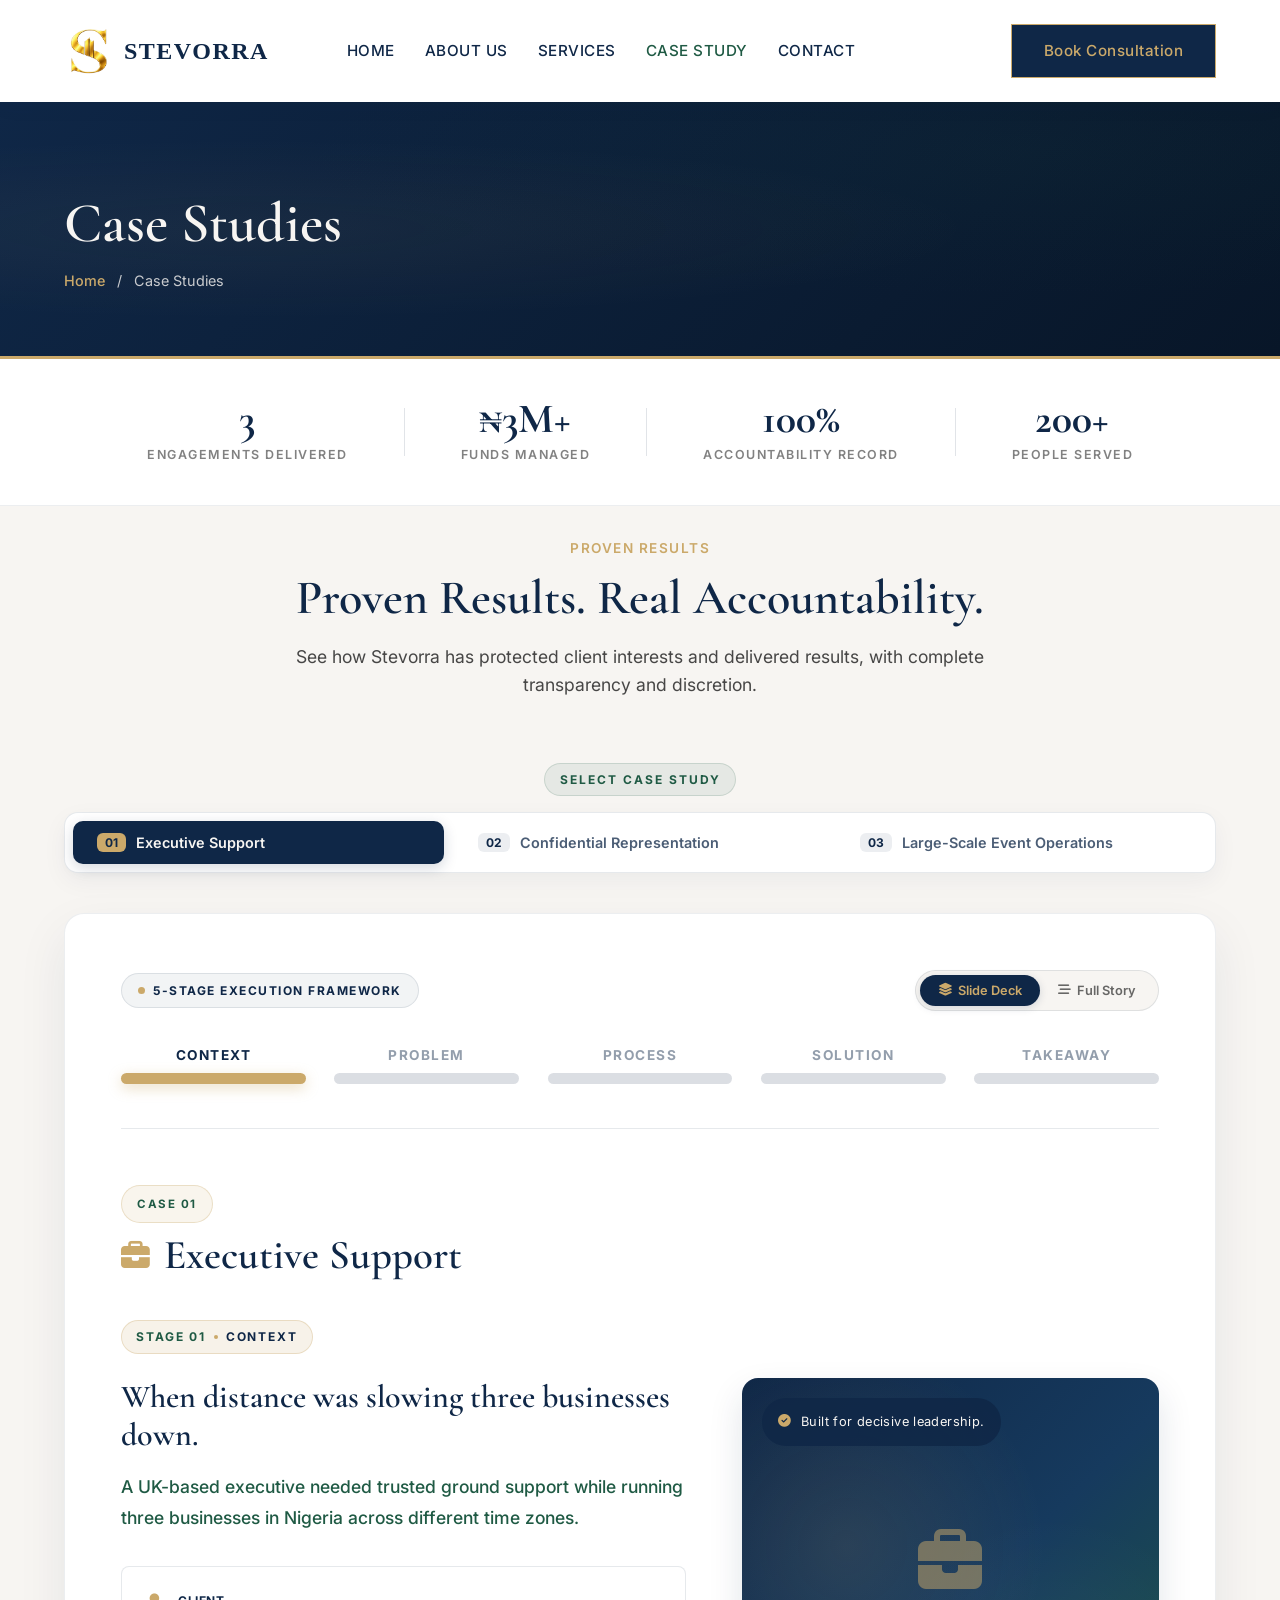
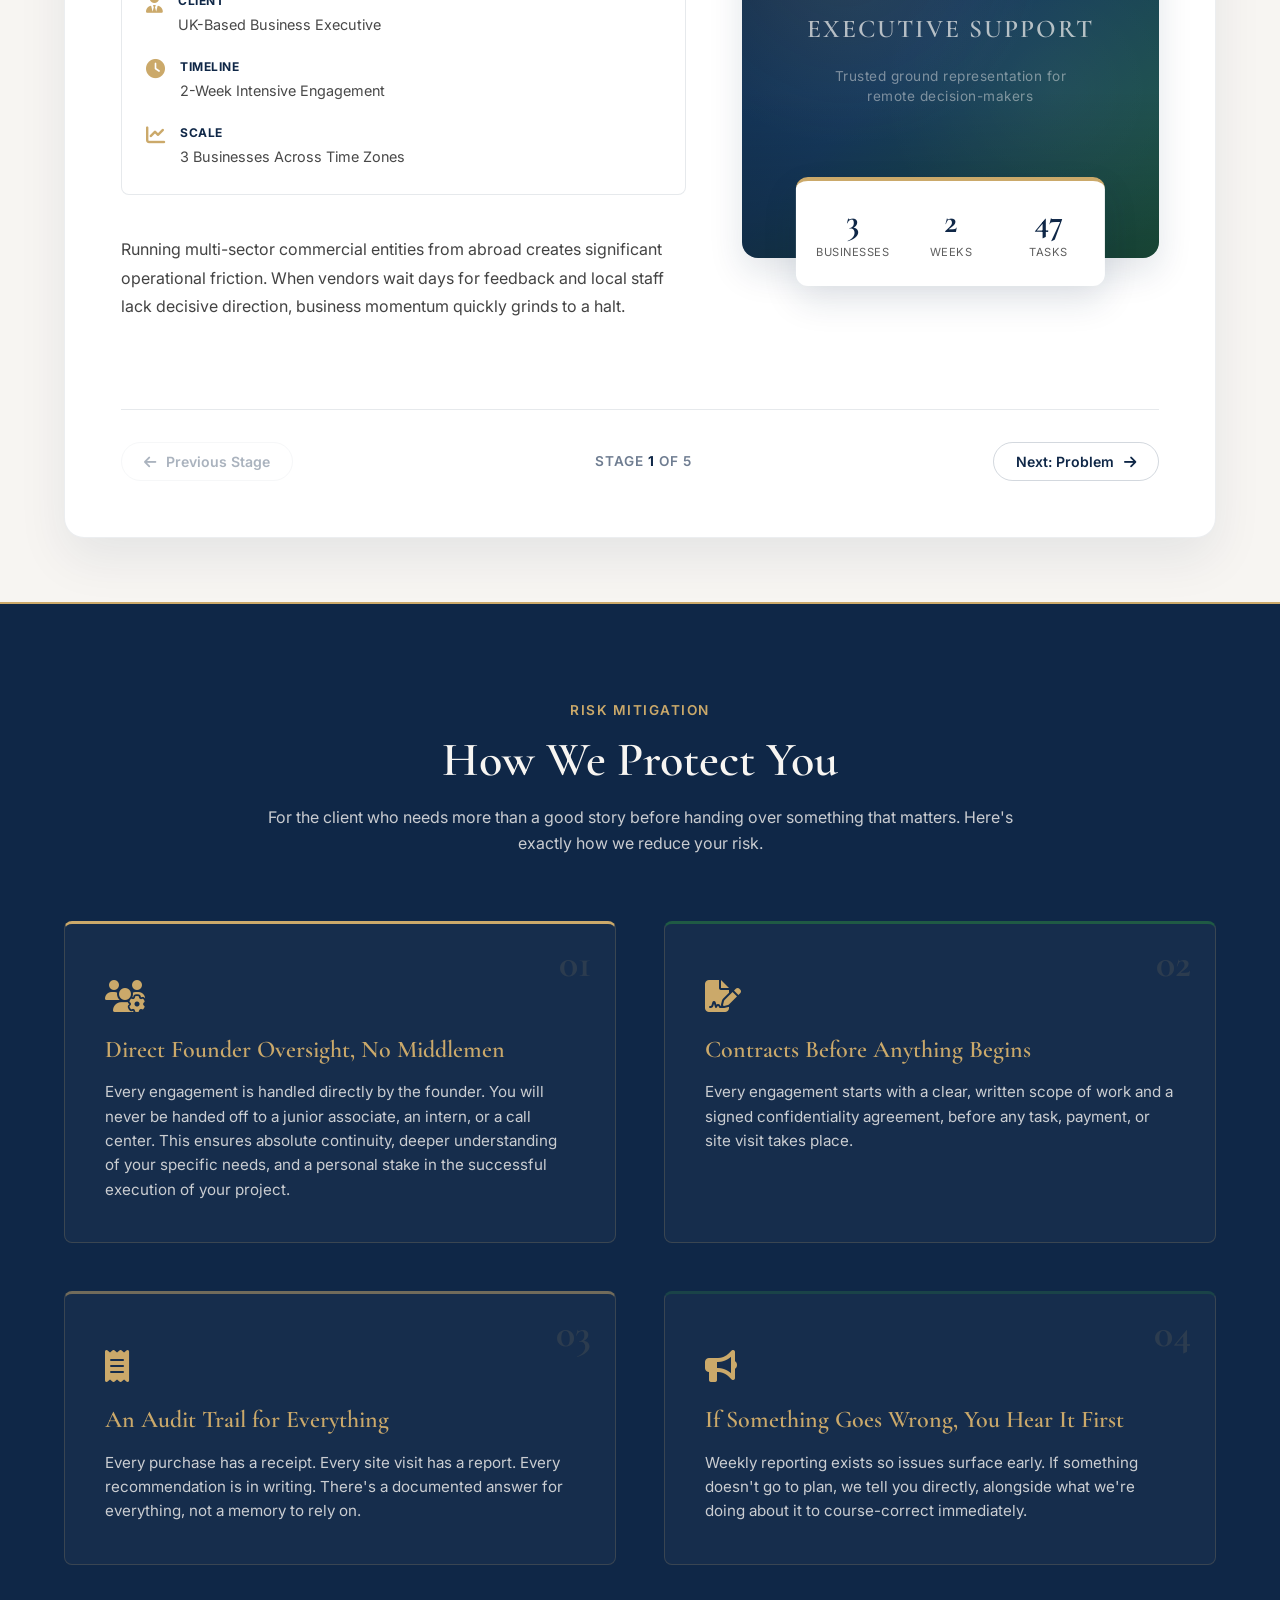
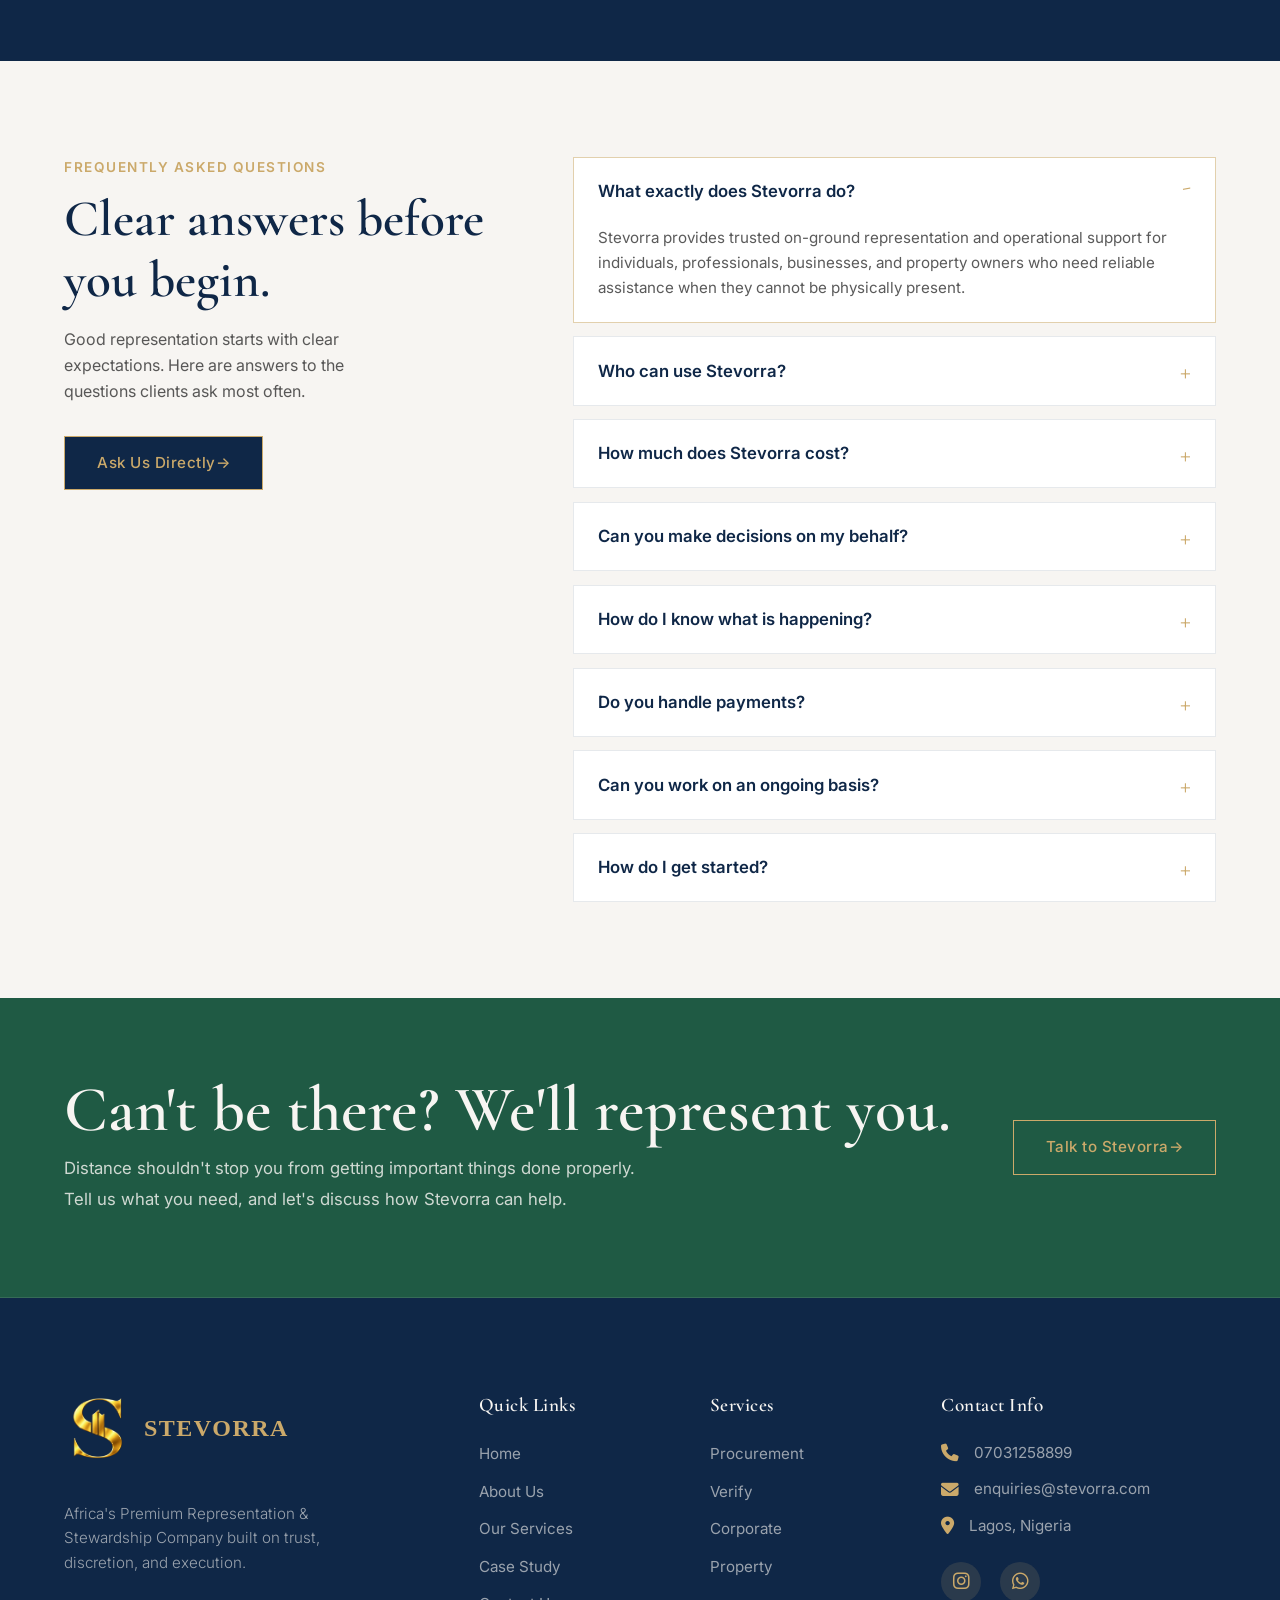
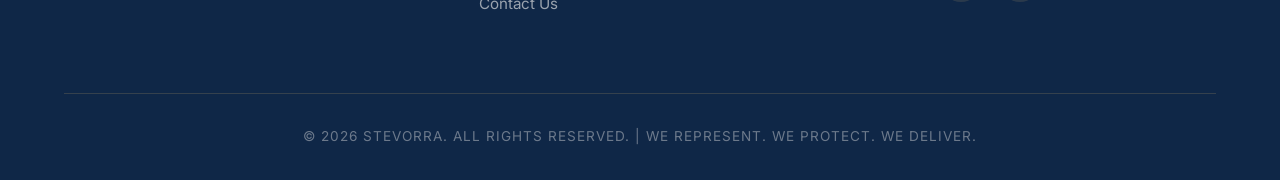
<file: case-study.html>
<!DOCTYPE html>
<html lang="en">
<head>
    <meta charset="UTF-8">
    <meta name="viewport" content="width=device-width, initial-scale=1.0">
    <title>Case Studies | Stevorra</title>
    
    <!-- Google Fonts: Strictly Cormorant Garamond & Inter -->
    <link rel="preconnect" href="https://fonts.googleapis.com">
    <link rel="preconnect" href="https://fonts.gstatic.com" crossorigin>
    <link href="https://fonts.googleapis.com/css2?family=Cormorant+Garamond:ital,wght@0,400;0,500;0,600;0,700;1,400&family=Inter:wght@300;400;500;600;700&display=swap" rel="stylesheet">
    
    <!-- FontAwesome -->
    <link rel="stylesheet" href="https://cdnjs.cloudflare.com/ajax/libs/font-awesome/6.4.0/css/all.min.css">
    <link rel="stylesheet" href="css/styles.css">

    <link rel="icon" href="images/logo.png" type="image/x-icon">
    <link rel="stylesheet" href="css/case-study.css">
</head>
<body>

    <!-- Top Bar
    <div class="top-bar">
        <div class="container">
            <div class="top-bar-location">
                <i class="fa-solid fa-location-dot"></i> Lagos, Nigeria
            </div>
            <div class="top-bar-contact">
                <span><i class="fa-solid fa-envelope"></i> hello.stevorra.com@gmail.com</span>
                <span><i class="fa-solid fa-phone"></i> 07031258899</span>
            </div>
        </div>
    </div> -->

    <!-- Navbar -->
    <header class="navbar">
        <div class="container">
            <a href="index.html" class="logo" aria-label="Stevorra home">
                <span class="brand-lockup">
                    <img src="images/logo.png" alt="" class="brand-mark">
                    <span class="brand-wordmark">Stevorra</span>
                </span>
            </a>
            <ul class="nav-links">
                <li><a href="index.html">Home</a></li>
                <li><a href="about.html">About Us</a></li>
                <li><a href="services.html">Services</a></li>
                <li><a href="case-study.html" class="active">Case Study</a></li>
                <li><a href="contact.html">Contact</a></li>
            </ul>
            <div class="navbar-actions">
                <button class="mobile-menu-toggle" type="button" aria-label="Toggle navigation" aria-expanded="false">
                    <span></span>
                    <span></span>
                    <span></span>
                </button>
                <a href="contact.html" class="btn btn-primary">Book Consultation</a>
            </div>
        </div>
    </header>

    <!-- Page Header -->
    <div class="page-header">
        <div class="container reveal">
            <h1>Case Studies</h1>
            <div class="breadcrumbs">
                <a href="index.html">Home</a> &nbsp; / &nbsp; Case Studies
            </div>
        </div>
    </div>

    <!-- Aggregate Stats Banner -->
    <section class="stats-banner">
        <div class="container">
            <div class="stats-banner-inner reveal">
                <div class="stats-banner-item">
                    <span class="stats-banner-value">3</span>
                    <span class="stats-banner-label">Engagements Delivered</span>
                </div>
                <div class="stats-banner-divider"></div>
                <div class="stats-banner-item">
                    <span class="stats-banner-value">₦3M+</span>
                    <span class="stats-banner-label">Funds Managed</span>
                </div>
                <div class="stats-banner-divider"></div>
                <div class="stats-banner-item">
                    <span class="stats-banner-value">100%</span>
                    <span class="stats-banner-label">Accountability Record</span>
                </div>
                <div class="stats-banner-divider"></div>
                <div class="stats-banner-item">
                    <span class="stats-banner-value">200+</span>
                    <span class="stats-banner-label">People Served</span>
                </div>
            </div>
        </div>
    </section>

    <!-- Proven Results Section -->
    <section class="case-study-showcase" id="proven-results">
        <div class="container">
            <div class="interactive-header reveal">
                <span class="subtitle">Proven Results</span>
                <h2>Proven Results. Real Accountability.</h2>
                <p>See how Stevorra has protected client interests and delivered results, with complete transparency and discretion.</p>
            </div>

            <!-- Case Study Selector -->
            <div class="case-selector-wrapper reveal delay-1">
                <span class="case-selector-label">Select Case Study</span>
                <div class="case-selector-bar" role="tablist" aria-label="Select Case Study">
                    <button class="case-selector-btn active" data-case="case1" role="tab" aria-selected="true">
                        <span class="case-index">01</span>
                        <span>Executive Support</span>
                    </button>
                    <button class="case-selector-btn" data-case="case2" role="tab" aria-selected="false">
                        <span class="case-index">02</span>
                        <span>Confidential Representation</span>
                    </button>
                    <button class="case-selector-btn" data-case="case3" role="tab" aria-selected="false">
                        <span class="case-index">03</span>
                        <span>Large-Scale Event Operations</span>
                    </button>
                </div>
            </div>

            <!-- Master Presentation Frame -->
            <div class="presentation-deck-card reveal delay-2">
                
                <!-- Case Framework Header -->
                <div class="presentation-template-header">
                    <div class="presentation-header-top">
                        <div class="presentation-meta-badge">
                            <span class="framework-dot"></span>
                            <span class="presentation-eyebrow">5-Stage Execution Framework</span>
                        </div>
                        <div class="presentation-view-toggles" role="group" aria-label="View Mode">
                            <button class="view-mode-btn active" data-mode="deck" type="button" aria-pressed="true">
                                <i class="fa-solid fa-layer-group"></i> Slide Deck
                            </button>
                            <button class="view-mode-btn" data-mode="expanded" type="button" aria-pressed="false">
                                <i class="fa-solid fa-bars-staggered"></i> Full Story
                            </button>
                        </div>
                    </div>

                    <!-- 5-Stage Navigation (CONTEXT, PROBLEM, PROCESS, SOLUTION, TAKEAWAY) -->
                    <div class="presentation-nav" role="tablist" aria-label="Presentation Stages">
                        <button class="stage-nav-item active" data-stage="context" role="tab" aria-selected="true" title="Jump to Context">
                            <span class="stage-label">CONTEXT</span>
                            <span class="stage-bar"></span>
                        </button>
                        <button class="stage-nav-item" data-stage="problem" role="tab" aria-selected="false" title="Jump to Problem">
                            <span class="stage-label">PROBLEM</span>
                            <span class="stage-bar"></span>
                        </button>
                        <button class="stage-nav-item" data-stage="process" role="tab" aria-selected="false" title="Jump to Process">
                            <span class="stage-label">PROCESS</span>
                            <span class="stage-bar"></span>
                        </button>
                        <button class="stage-nav-item" data-stage="solution" role="tab" aria-selected="false" title="Jump to Solution">
                            <span class="stage-label">SOLUTION</span>
                            <span class="stage-bar"></span>
                        </button>
                        <button class="stage-nav-item" data-stage="takeaway" role="tab" aria-selected="false" title="Jump to Takeaway">
                            <span class="stage-label">TAKEAWAY</span>
                            <span class="stage-bar"></span>
                        </button>
                    </div>
                </div>

                <!-- ==================== CASE 01 ==================== -->
                <article id="case1" class="case-deck-panel active" role="tabpanel" aria-label="Executive Support Case Study">
                    <div class="case-meta-header">
                        <div>
                            <span class="service-tag">Case 01</span>
                            <h2><i class="fa-solid fa-briefcase"></i> Executive Support</h2>
                        </div>
                    </div>

                    <!-- Stage 1: CONTEXT -->
                    <div class="stage-panel active" data-stage="context">
                        <div class="stage-header-badge">
                            <span class="stage-badge-number">STAGE 01</span>
                            <span class="stage-badge-dot"></span>
                            <span class="stage-badge-name">CONTEXT</span>
                        </div>
                        <div class="stage-grid">
                            <div class="stage-content-main">
                                <h4 class="stage-headline">When distance was slowing three businesses down.</h4>
                                <p class="stage-lead-text">A UK-based executive needed trusted ground support while running three businesses in Nigeria across different time zones.</p>
                                
                                <div class="client-profile-box">
                                    <div class="profile-item">
                                        <i class="fas fa-user-tie"></i>
                                        <div>
                                            <strong>Client</strong>
                                            <span>UK-Based Business Executive</span>
                                        </div>
                                    </div>
                                    <div class="profile-item">
                                        <i class="fas fa-clock"></i>
                                        <div>
                                            <strong>Timeline</strong>
                                            <span>2-Week Intensive Engagement</span>
                                        </div>
                                    </div>
                                    <div class="profile-item">
                                        <i class="fas fa-chart-line"></i>
                                        <div>
                                            <strong>Scale</strong>
                                            <span>3 Businesses Across Time Zones</span>
                                        </div>
                                    </div>
                                </div>
                                <p class="stage-body-text">Running multi-sector commercial entities from abroad creates significant operational friction. When vendors wait days for feedback and local staff lack decisive direction, business momentum quickly grinds to a halt.</p>
                            </div>
                            <div class="stage-visual-box">
                                <div class="visual-placeholder vp-executive">
                                    <i class="fa-solid fa-briefcase vp-icon"></i>
                                    <span class="vp-label">Executive Support</span>
                                    <span class="vp-tagline">Trusted ground representation for remote decision-makers</span>
                                </div>
                                <div class="image-badge"><i class="fa-solid fa-circle-check"></i> Built for decisive leadership.</div>
                                <div class="floating-stats-card">
                                    <div class="stat">
                                        <strong>3</strong>
                                        <span>Businesses</span>
                                    </div>
                                    <div class="stat">
                                        <strong>2</strong>
                                        <span>Weeks</span>
                                    </div>
                                    <div class="stat">
                                        <strong>47</strong>
                                        <span>Tasks</span>
                                    </div>
                                </div>
                            </div>
                        </div>
                    </div>

                    <!-- Stage 2: PROBLEM -->
                    <div class="stage-panel" data-stage="problem">
                        <div class="stage-header-badge">
                            <span class="stage-badge-number">STAGE 02</span>
                            <span class="stage-badge-dot"></span>
                            <span class="stage-badge-name">PROBLEM</span>
                        </div>
                        <div class="stage-grid">
                            <div class="stage-content-main">
                                <h4 class="stage-headline">The Challenge: Compounding Delays and No Trusted Ground Presence</h4>
                                <p class="stage-lead-text">A UK-based executive was running three separate businesses in Nigeria while living abroad. She had tasks piling up, vendors waiting for responses, and operational momentum stalling, but no one on the ground she trusted enough to hand things to.</p>
                                <p class="stage-body-text">The difficulty was not simply checking off minor items. It was finding a representative with the competence, discretion, and executive presence to engage suppliers, resolve bottlenecks, and act in her exact interest.</p>
                                
                                <div class="obstacle-cards-grid">
                                    <div class="obstacle-card">
                                        <i class="fa-solid fa-hourglass-half"></i>
                                        <div>
                                            <strong>Time-Zone Paralysis</strong>
                                            <p>Living abroad created communication gaps where critical queries languished for 24-48 hours before review.</p>
                                        </div>
                                    </div>
                                    <div class="obstacle-card">
                                        <i class="fa-solid fa-triangle-exclamation"></i>
                                        <div>
                                            <strong>Vendor Non-Compliance</strong>
                                            <p>Without an authoritative figure inspecting deliveries in person, suppliers repeatedly missed deadlines without consequence.</p>
                                        </div>
                                    </div>
                                    <div class="obstacle-card">
                                        <i class="fa-solid fa-lock"></i>
                                        <div>
                                            <strong>Trust Deficit</strong>
                                            <p>Prior experiences with unverified intermediaries had left the client hesitant to delegate sensitive operational keys.</p>
                                        </div>
                                    </div>
                                </div>
                            </div>
                            <div class="stage-sidebar-card">
                                <h5><i class="fa-solid fa-shield-halved"></i> What Was at Stake</h5>
                                <p>Without urgent intervention, upcoming commercial launches risked postponement, contractual penalty clauses, and loss of initial customer trust.</p>
                                <ul>
                                    <li><i class="fa-solid fa-check"></i> 3 enterprise launches on hold</li>
                                    <li><i class="fa-solid fa-check"></i> Key supplier agreements stalling</li>
                                    <li><i class="fa-solid fa-check"></i> Founder fatigue from remote firefighting</li>
                                </ul>
                            </div>
                        </div>
                    </div>

                    <!-- Stage 3: PROCESS -->
                    <div class="stage-panel" data-stage="process">
                        <div class="stage-header-badge">
                            <span class="stage-badge-number">STAGE 03</span>
                            <span class="stage-badge-dot"></span>
                            <span class="stage-badge-name">PROCESS</span>
                        </div>
                        <div class="stage-grid">
                            <div class="stage-content-main">
                                <h4 class="stage-headline">Our Approach: Embedded Representation With Full Mandate</h4>
                                <p class="stage-lead-text">I stepped in as her dedicated executive assistant for two weeks, not as a contractor checking boxes, but as her representative with full authority to make decisions within her priorities.</p>
                                
                                <div class="process-steps-timeline">
                                    <div class="process-step-item">
                                        <span class="process-step-pill">Morning</span>
                                        <div class="process-step-text">
                                            <strong>Strategic Alignment & Priority Triage</strong>
                                            <p>Every morning began with a direct review of daily objectives, classifying high-impact deliverables, vendor touchpoints, and urgent requisitions.</p>
                                        </div>
                                    </div>
                                    <div class="process-step-item">
                                        <span class="process-step-pill">Midday</span>
                                        <div class="process-step-text">
                                            <strong>Field Coordination & Real-Time Problem Solving</strong>
                                            <p>Directly interfacing with vendors on the ground, negotiating contract milestones, inspecting sites, and accelerating execution on site.</p>
                                        </div>
                                    </div>
                                    <div class="process-step-item">
                                        <span class="process-step-pill">Afternoon</span>
                                        <div class="process-step-text">
                                            <strong>Transparent Audit & Photo Documentation</strong>
                                            <p>Dispatched detailed daily summaries complete with time-stamped photos, receipts, vendor communications, and status updates.</p>
                                        </div>
                                    </div>
                                </div>
                            </div>
                            <div class="stage-sidebar-card">
                                <h5><i class="fa-solid fa-compass"></i> The Stevorra Protocol</h5>
                                <p>Direct founder stewardship guarantees absolute accountability. You are never handed off to an assistant or outsourced agency.</p>
                                <ul>
                                    <li><i class="fa-solid fa-check"></i> Clear written scope & signed agreements</li>
                                    <li><i class="fa-solid fa-check"></i> Daily photographic and financial receipts</li>
                                    <li><i class="fa-solid fa-check"></i> Zero unauthorized deviations from client goals</li>
                                </ul>
                            </div>
                        </div>
                    </div>

                    <!-- Stage 4: SOLUTION -->
                    <div class="stage-panel" data-stage="solution">
                        <div class="stage-header-badge">
                            <span class="stage-badge-number">STAGE 04</span>
                            <span class="stage-badge-dot"></span>
                            <span class="stage-badge-name">SOLUTION</span>
                        </div>
                        <div class="stage-grid">
                            <div class="stage-content-main">
                                <h4 class="stage-headline">Proven Results: 47 Tasks Executed in 14 Days</h4>
                                <p class="stage-lead-text">Complete operational momentum was restored. By the end of the two-week intensive engagement, all three businesses were established and running smoothly.</p>
                                
                                <div class="results-grid">
                                    <div class="result-item">
                                        <i class="fas fa-check-circle"></i>
                                        <span>All three businesses established and operational</span>
                                    </div>
                                    <div class="result-item">
                                        <i class="fas fa-check-circle"></i>
                                        <span>47 complex tasks completed in 14 days</span>
                                    </div>
                                    <div class="result-item">
                                        <i class="fas fa-check-circle"></i>
                                        <span>Zero communication gaps despite time difference</span>
                                    </div>
                                </div>
                                <p class="stage-body-text">The client was able to maintain peace of mind and strategic focus in the UK while knowing her investments and operations in Nigeria were being stewarded with institutional precision.</p>
                            </div>
                            <div class="stage-sidebar-card">
                                <h5><i class="fa-solid fa-chart-column"></i> Quantified Outcomes</h5>
                                <p>Delivering measurable business outcomes through high-trust stewardship:</p>
                                <ul>
                                    <li><i class="fa-solid fa-check"></i> <strong>3 of 3</strong> businesses fully active</li>
                                    <li><i class="fa-solid fa-check"></i> <strong>100%</strong> of backlog cleared within 14 days</li>
                                    <li><i class="fa-solid fa-check"></i> Permanent operational workflows installed</li>
                                </ul>
                            </div>
                        </div>
                    </div>

                    <!-- Stage 5: TAKEAWAY -->
                    <div class="stage-panel" data-stage="takeaway">
                        <div class="stage-header-badge">
                            <span class="stage-badge-number">STAGE 05</span>
                            <span class="stage-badge-dot"></span>
                            <span class="stage-badge-name">TAKEAWAY</span>
                        </div>
                        <div class="takeaway-featured-box">
                            <blockquote class="takeaway-quote">
                                "The right representation doesn't just complete tasks. It creates the clarity and confidence to keep a business moving, even from another continent."
                            </blockquote>
                            <div class="takeaway-footer">
                                <div class="takeaway-attribution">
                                    <strong>Founder's Principle &bull; Stevorra</strong>
                                    <span>Drawn from direct founder experience, pre-launch</span>
                                </div>
                                <a href="contact.html" class="btn btn-primary">Book Executive Consultation <i class="fa-solid fa-arrow-right" style="margin-left: 8px;"></i></a>
                            </div>
                        </div>
                    </div>

                    <!-- Stage Footer Nav -->
                    <div class="stage-footer-nav">
                        <button class="btn-stage-nav btn-stage-prev" type="button" disabled>
                            <i class="fa-solid fa-arrow-left"></i> <span>Previous Stage</span>
                        </button>
                        <div class="stage-counter-badge">
                            <span>Stage <strong class="current-stage-num">1</strong> of 5</span>
                        </div>
                        <button class="btn-stage-nav btn-stage-next" type="button">
                            <span>Next: Problem</span> <i class="fa-solid fa-arrow-right"></i>
                        </button>
                    </div>
                </article>

                <!-- ==================== CASE 02 ==================== -->
                <article id="case2" class="case-deck-panel" role="tabpanel" aria-label="Confidential Representation Case Study">
                    <div class="case-meta-header">
                        <div>
                            <span class="service-tag">Case 02</span>
                            <h2><i class="fa-solid fa-user-shield"></i> Confidential Representation</h2>
                        </div>
                    </div>

                    <!-- Stage 1: CONTEXT -->
                    <div class="stage-panel active" data-stage="context">
                        <div class="stage-header-badge">
                            <span class="stage-badge-number">STAGE 01</span>
                            <span class="stage-badge-dot"></span>
                            <span class="stage-badge-name">CONTEXT</span>
                        </div>
                        <div class="stage-grid">
                            <div class="stage-content-main">
                                <h4 class="stage-headline">When discretion wasn't optional.</h4>
                                <p class="stage-lead-text">A private client needed trusted, discreet execution while handling sensitive personal commitments from abroad.</p>
                                
                                <div class="client-profile-box">
                                    <div class="profile-item">
                                        <i class="fas fa-user-tie"></i>
                                        <div>
                                            <strong>Client</strong>
                                            <span>Private Individual Abroad</span>
                                        </div>
                                    </div>
                                    <div class="profile-item">
                                        <i class="fas fa-clock"></i>
                                        <div>
                                            <strong>Timeline</strong>
                                            <span>Responsive On-Ground Support</span>
                                        </div>
                                    </div>
                                    <div class="profile-item">
                                        <i class="fas fa-chart-line"></i>
                                        <div>
                                            <strong>Scale</strong>
                                            <span>High-Trust Personal Coordination</span>
                                        </div>
                                    </div>
                                </div>
                                <p class="stage-body-text">Managing personal affairs across borders requires an intermediary who values privacy above all else. In situations involving family, finances, and sensitive local purchases, complete discretion is the bedrock of trust.</p>
                            </div>
                            <div class="stage-visual-box">
                                <div class="visual-placeholder vp-confidential">
                                    <i class="fa-solid fa-user-shield vp-icon"></i>
                                    <span class="vp-label">Confidential</span>
                                    <span class="vp-tagline">Private coordination under absolute discretion</span>
                                </div>
                                <div class="image-badge"><i class="fa-solid fa-shield-halved"></i> Discretion built into every step.</div>
                                <div class="floating-stats-card">
                                    <div class="stat">
                                        <strong>100%</strong>
                                        <span>Discretion</span>
                                    </div>
                                    <div class="stat">
                                        <strong>₦2.3M</strong>
                                        <span>Documented</span>
                                    </div>
                                    <div class="stat">
                                        <strong>15+</strong>
                                        <span>Vendors</span>
                                    </div>
                                </div>
                            </div>
                        </div>
                    </div>

                    <!-- Stage 2: PROBLEM -->
                    <div class="stage-panel" data-stage="problem">
                        <div class="stage-header-badge">
                            <span class="stage-badge-number">STAGE 02</span>
                            <span class="stage-badge-dot"></span>
                            <span class="stage-badge-name">PROBLEM</span>
                        </div>
                        <div class="stage-grid">
                            <div class="stage-content-main">
                                <h4 class="stage-headline">The Challenge: Personal Event Delivery Under Absolute Privacy</h4>
                                <p class="stage-lead-text">A client living abroad needed to travel home for a family event, but for personal reasons did not want relatives to know. She needed someone she could trust with complete discretion and financial accountability.</p>
                                <p class="stage-body-text">The difficulty lay in executing complex multi-vendor logistics without ever revealing the client's identity or presence in Nigeria. Normal agencies do not possess the sensitivity or private protocols required for confidential personal stewardship.</p>
                                
                                <div class="obstacle-cards-grid">
                                    <div class="obstacle-card">
                                        <i class="fa-solid fa-eye-slash"></i>
                                        <div>
                                            <strong>Risk of Exposure</strong>
                                            <p>Any leak to third parties or social networks would compromise the client's strict personal privacy.</p>
                                        </div>
                                    </div>
                                    <div class="obstacle-card">
                                        <i class="fa-solid fa-coins"></i>
                                        <div>
                                            <strong>High Financial Exposure</strong>
                                            <p>Substantial procurement funds needed to be disbursed rapidly across 15+ vendors without losing receipt fidelity.</p>
                                        </div>
                                    </div>
                                    <div class="obstacle-card">
                                        <i class="fa-solid fa-handshake-simple"></i>
                                        <div>
                                            <strong>Unsupervised Vendor Sourcing</strong>
                                            <p>Fabric merchants and stylists required on-site validation and continuous bargaining without the client present.</p>
                                        </div>
                                    </div>
                                </div>
                            </div>
                            <div class="stage-sidebar-card">
                                <h5><i class="fa-solid fa-lock"></i> The Privacy Imperative</h5>
                                <p>Personal engagements require rigorous data segregation and zero external chatter:</p>
                                <ul>
                                    <li><i class="fa-solid fa-check"></i> Absolute NDA protection</li>
                                    <li><i class="fa-solid fa-check"></i> Strict confidentiality of travel dates & whereabouts</li>
                                    <li><i class="fa-solid fa-check"></i> Zero leakage across mutual community circles</li>
                                </ul>
                            </div>
                        </div>
                    </div>

                    <!-- Stage 3: PROCESS -->
                    <div class="stage-panel" data-stage="process">
                        <div class="stage-header-badge">
                            <span class="stage-badge-number">STAGE 03</span>
                            <span class="stage-badge-dot"></span>
                            <span class="stage-badge-name">PROCESS</span>
                        </div>
                        <div class="stage-grid">
                            <div class="stage-content-main">
                                <h4 class="stage-headline">Our Approach: Autonomous Execution & Strict Accountability</h4>
                                <p class="stage-lead-text">Took on the role of her on-the-ground representative. Sourced fabrics, coordinated vendors, managed every purchase, and provided ongoing updates, continuing to source items even after she returned abroad.</p>
                                
                                <div class="process-steps-timeline">
                                    <div class="process-step-item">
                                        <span class="process-step-pill">Phase 1</span>
                                        <div class="process-step-text">
                                            <strong>Material & Fabric Sourcing</strong>
                                            <p>Direct visits to top Lagos textile markets to inspect quality, negotiate bulk rates, and send live video feeds for confidential approval.</p>
                                        </div>
                                    </div>
                                    <div class="process-step-item">
                                        <span class="process-step-pill">Phase 2</span>
                                        <div class="process-step-text">
                                            <strong>Multi-Vendor Coordination & Payment Ledger</strong>
                                            <p>Managed 15+ independent suppliers and tailors with itemized payment receipts and milestone verification before releasing funds.</p>
                                        </div>
                                    </div>
                                    <div class="process-step-item">
                                        <span class="process-step-pill">Phase 3</span>
                                        <div class="process-step-text">
                                            <strong>Post-Departure Follow-Through</strong>
                                            <p>Maintained representation after the client returned abroad, ensuring final garments and items were properly collected, accounted for, and secured.</p>
                                        </div>
                                    </div>
                                </div>
                            </div>
                            <div class="stage-sidebar-card">
                                <h5><i class="fa-solid fa-shield-check"></i> The Confidential Standard</h5>
                                <p>Every receipt, vendor communication, and transaction record is safeguarded under strict privacy protocols.</p>
                                <ul>
                                    <li><i class="fa-solid fa-check"></i> Encrypted communications & reports</li>
                                    <li><i class="fa-solid fa-check"></i> Complete audit ledger presented upon close</li>
                                    <li><i class="fa-solid fa-check"></i> All materials securely delivered on schedule</li>
                                </ul>
                            </div>
                        </div>
                    </div>

                    <!-- Stage 4: SOLUTION -->
                    <div class="stage-panel" data-stage="solution">
                        <div class="stage-header-badge">
                            <span class="stage-badge-number">STAGE 04</span>
                            <span class="stage-badge-dot"></span>
                            <span class="stage-badge-name">SOLUTION</span>
                        </div>
                        <div class="stage-grid">
                            <div class="stage-content-main">
                                <h4 class="stage-headline">Proven Results: Flawless Execution & 100% Discretion</h4>
                                <p class="stage-lead-text">The entire engagement was conducted without a single leak, shortfall, or financial ambiguity. Every transaction was backed by a verified paper trail.</p>
                                
                                <div class="results-grid">
                                    <div class="result-item">
                                        <i class="fas fa-check-circle"></i>
                                        <span>100% discretion maintained throughout the engagement</span>
                                    </div>
                                    <div class="result-item">
                                        <i class="fas fa-check-circle"></i>
                                        <span>₦2.3M+ in purchases fully documented with receipts</span>
                                    </div>
                                    <div class="result-item">
                                        <i class="fas fa-check-circle"></i>
                                        <span>15+ vendors coordinated with complete accuracy</span>
                                    </div>
                                </div>
                                <p class="stage-body-text">The client achieved her personal goals with complete privacy, zero stress, and total transparency on how every single naira was utilized.</p>
                            </div>
                            <div class="stage-sidebar-card">
                                <h5><i class="fa-solid fa-receipt"></i> Verified Financials</h5>
                                <p>Absolute clarity down to the kobo:</p>
                                <ul>
                                    <li><i class="fa-solid fa-check"></i> <strong>₦2.3M+</strong> fully accounted for</li>
                                    <li><i class="fa-solid fa-check"></i> <strong>15+</strong> suppliers managed with zero dispute</li>
                                    <li><i class="fa-solid fa-check"></i> <strong>100%</strong> client peace of mind achieved</li>
                                </ul>
                            </div>
                        </div>
                    </div>

                    <!-- Stage 5: TAKEAWAY -->
                    <div class="stage-panel" data-stage="takeaway">
                        <div class="stage-header-badge">
                            <span class="stage-badge-number">STAGE 05</span>
                            <span class="stage-badge-dot"></span>
                            <span class="stage-badge-name">TAKEAWAY</span>
                        </div>
                        <div class="takeaway-featured-box">
                            <blockquote class="takeaway-quote">
                                "When trust is the real currency, discretion and documentation are not optional, they are the foundation of every decision."
                            </blockquote>
                            <div class="takeaway-footer">
                                <div class="takeaway-attribution">
                                    <strong>Founder's Principle &bull; Stevorra</strong>
                                    <span>Drawn from direct founder experience, pre-launch</span>
                                </div>
                                <a href="contact.html" class="btn btn-primary">Inquire Confidentially <i class="fa-solid fa-arrow-right" style="margin-left: 8px;"></i></a>
                            </div>
                        </div>
                    </div>

                    <!-- Stage Footer Nav -->
                    <div class="stage-footer-nav">
                        <button class="btn-stage-nav btn-stage-prev" type="button" disabled>
                            <i class="fa-solid fa-arrow-left"></i> <span>Previous Stage</span>
                        </button>
                        <div class="stage-counter-badge">
                            <span>Stage <strong class="current-stage-num">1</strong> of 5</span>
                        </div>
                        <button class="btn-stage-nav btn-stage-next" type="button">
                            <span>Next: Problem</span> <i class="fa-solid fa-arrow-right"></i>
                        </button>
                    </div>
                </article>

                <!-- ==================== CASE 03 ==================== -->
                <article id="case3" class="case-deck-panel" role="tabpanel" aria-label="Large-Scale Event Operations Case Study">
                    <div class="case-meta-header">
                        <div>
                            <span class="service-tag">Case 03</span>
                            <h2><i class="fa-solid fa-calendar-check"></i> Large-Scale Event Operations</h2>
                        </div>
                    </div>

                    <!-- Stage 1: CONTEXT -->
                    <div class="stage-panel active" data-stage="context">
                        <div class="stage-header-badge">
                            <span class="stage-badge-number">STAGE 01</span>
                            <span class="stage-badge-dot"></span>
                            <span class="stage-badge-name">CONTEXT</span>
                        </div>
                        <div class="stage-grid">
                            <div class="stage-content-main">
                                <h4 class="stage-headline">200+ people. Every detail accounted for.</h4>
                                <p class="stage-lead-text">A high-visibility church anniversary required careful procurement and tight accountability across a large guest count and budget.</p>
                                
                                <div class="client-profile-box">
                                    <div class="profile-item">
                                        <i class="fas fa-user-tie"></i>
                                        <div>
                                            <strong>Client</strong>
                                            <span>Church Anniversary Programme</span>
                                        </div>
                                    </div>
                                    <div class="profile-item">
                                        <i class="fas fa-clock"></i>
                                        <div>
                                            <strong>Timeline</strong>
                                            <span>Short-Window Event Delivery</span>
                                        </div>
                                    </div>
                                    <div class="profile-item">
                                        <i class="fas fa-chart-line"></i>
                                        <div>
                                            <strong>Scale</strong>
                                            <span>200+ Attendees and Multi-Item Procurement</span>
                                        </div>
                                    </div>
                                </div>
                                <p class="stage-body-text">Large programmes carry enormous reputational stakes. When an event involves hundreds of participants, multiple leadership committees, and substantial capital outlay, procurement errors or missing items are immediately visible.</p>
                            </div>
                            <div class="stage-visual-box">
                                <div class="visual-placeholder vp-event">
                                    <i class="fa-solid fa-calendar-check vp-icon"></i>
                                    <span class="vp-label">Event Operations</span>
                                    <span class="vp-tagline">Large-scale procurement with full accountability</span>
                                </div>
                                <div class="image-badge"><i class="fa-solid fa-award"></i> The details stayed honest.</div>
                                <div class="floating-stats-card">
                                    <div class="stat">
                                        <strong>200+</strong>
                                        <span>People</span>
                                    </div>
                                    <div class="stat">
                                        <strong>4.7M</strong>
                                        <span>Budget</span>
                                    </div>
                                    <div class="stat">
                                        <strong>100%</strong>
                                        <span>Accountability</span>
                                    </div>
                                </div>
                            </div>
                        </div>
                    </div>

                    <!-- Stage 2: PROBLEM -->
                    <div class="stage-panel" data-stage="problem">
                        <div class="stage-header-badge">
                            <span class="stage-badge-number">STAGE 02</span>
                            <span class="stage-badge-dot"></span>
                            <span class="stage-badge-name">PROBLEM</span>
                        </div>
                        <div class="stage-grid">
                            <div class="stage-content-main">
                                <h4 class="stage-headline">The Challenge: Heavy Operational Load Under Tight Timelines</h4>
                                <p class="stage-lead-text">Managing the bulk of the operational load, procurement, vendor sourcing, and budget accountability, for a church anniversary programme involving over 200 people.</p>
                                <p class="stage-body-text">The organizing committee needed an operational partner who could eliminate vendor delays, guarantee quality production for branded materials, and keep financial accounting transparent for all stakeholders.</p>
                                
                                <div class="obstacle-cards-grid">
                                    <div class="obstacle-card">
                                        <i class="fa-solid fa-users"></i>
                                        <div>
                                            <strong>High Guest Volume</strong>
                                            <p>Serving 200+ guests meant zero tolerance for sizing shortages, print discrepancies, or logistical delays.</p>
                                        </div>
                                    </div>
                                    <div class="obstacle-card">
                                        <i class="fa-solid fa-calculator"></i>
                                        <div>
                                            <strong>Strict Committee Oversight</strong>
                                            <p>A multi-million naira budget required line-by-line financial tracking with zero unexplained expense variances.</p>
                                        </div>
                                    </div>
                                    <div class="obstacle-card">
                                        <i class="fa-solid fa-truck-ramp-box"></i>
                                        <div>
                                            <strong>Tight Procurement Window</strong>
                                            <p>Fabric purchasing, tailoring, branding, and packaging had to be coordinated simultaneously within days.</p>
                                        </div>
                                    </div>
                                </div>
                            </div>
                            <div class="stage-sidebar-card">
                                <h5><i class="fa-solid fa-clipboard-check"></i> Operational Risks</h5>
                                <p>Large-scale public events fail when details are handled carelessly:</p>
                                <ul>
                                    <li><i class="fa-solid fa-check"></i> High reputational stakes with church leadership</li>
                                    <li><i class="fa-solid fa-check"></i> Vendor price gouging on last-minute orders</li>
                                    <li><i class="fa-solid fa-check"></i> Discrepancies causing audit friction</li>
                                </ul>
                            </div>
                        </div>
                    </div>

                    <!-- Stage 3: PROCESS -->
                    <div class="stage-panel" data-stage="process">
                        <div class="stage-header-badge">
                            <span class="stage-badge-number">STAGE 03</span>
                            <span class="stage-badge-dot"></span>
                            <span class="stage-badge-name">PROCESS</span>
                        </div>
                        <div class="stage-grid">
                            <div class="stage-content-main">
                                <h4 class="stage-headline">Our Approach: Direct Procurement Ownership & Audit Discipline</h4>
                                <p class="stage-lead-text">Took ownership of procurement directly. Sourced and procured branded shirts for 200+ attendees with zero shortfalls, oversaw market runs, and managed reporting throughout.</p>
                                
                                <div class="process-steps-timeline">
                                    <div class="process-step-item">
                                        <span class="process-step-pill">Phase 1</span>
                                        <div class="process-step-text">
                                            <strong>Direct Market Runs & Bulk Sourcing</strong>
                                            <p>Conducted extensive on-site market runs to secure high-quality textiles and production partners at optimal pricing.</p>
                                        </div>
                                    </div>
                                    <div class="process-step-item">
                                        <span class="process-step-pill">Phase 2</span>
                                        <div class="process-step-text">
                                            <strong>Quality Inspection & Shortfall Prevention</strong>
                                            <p>Personally inspected print runs, sizing accuracy, and packaging for 200+ branded shirts before accepting final delivery.</p>
                                        </div>
                                    </div>
                                    <div class="process-step-item">
                                        <span class="process-step-pill">Phase 3</span>
                                        <div class="process-step-text">
                                            <strong>Real-Time Financial Ledger & Reconciliation</strong>
                                            <p>Tracked every outlay with corresponding vendor invoices, delivering a clear financial report to committee heads.</p>
                                        </div>
                                    </div>
                                </div>
                            </div>
                            <div class="stage-sidebar-card">
                                <h5><i class="fa-solid fa-scale-balanced"></i> Financial Stewardship</h5>
                                <p>Every single naira accounted for through receipts and audited ledgers.</p>
                                <ul>
                                    <li><i class="fa-solid fa-check"></i> Pre-negotiated bulk vendor rates</li>
                                    <li><i class="fa-solid fa-check"></i> Live milestone reporting to committee</li>
                                    <li><i class="fa-solid fa-check"></i> Complete audit package on event day</li>
                                </ul>
                            </div>
                        </div>
                    </div>

                    <!-- Stage 4: SOLUTION -->
                    <div class="stage-panel" data-stage="solution">
                        <div class="stage-header-badge">
                            <span class="stage-badge-number">STAGE 04</span>
                            <span class="stage-badge-dot"></span>
                            <span class="stage-badge-name">SOLUTION</span>
                        </div>
                        <div class="stage-grid">
                            <div class="stage-content-main">
                                <h4 class="stage-headline">Proven Results: ₦4.7M Budget Reconciled With 100% Accuracy</h4>
                                <p class="stage-lead-text">The anniversary programme was delivered without operational disruption. All 200+ participants received branded items promptly, and the entire budget was reconciled down to the kobo.</p>
                                
                                <div class="results-grid">
                                    <div class="result-item">
                                        <i class="fas fa-check-circle"></i>
                                        <span>200+ people served without operational disruption</span>
                                    </div>
                                    <div class="result-item">
                                        <i class="fas fa-check-circle"></i>
                                        <span>₦4.7M budget managed with 100% accountability</span>
                                    </div>
                                    <div class="result-item">
                                        <i class="fas fa-check-circle"></i>
                                        <span>All purchases fully tracked and reconciled</span>
                                    </div>
                                </div>
                                <p class="stage-body-text">The event committee celebrated a landmark anniversary with absolute confidence, free from the procurement headaches and missing items typical of large programmes.</p>
                            </div>
                            <div class="stage-sidebar-card">
                                <h5><i class="fa-solid fa-award"></i> The Execution Ledger</h5>
                                <p>Zero operational shortfalls delivered under pressure:</p>
                                <ul>
                                    <li><i class="fa-solid fa-check"></i> <strong>200+</strong> attendees outfitted on time</li>
                                    <li><i class="fa-solid fa-check"></i> <strong>₦4.7M</strong> audited with zero discrepancy</li>
                                    <li><i class="fa-solid fa-check"></i> Unanimous committee commendation</li>
                                </ul>
                            </div>
                        </div>
                    </div>

                    <!-- Stage 5: TAKEAWAY -->
                    <div class="stage-panel" data-stage="takeaway">
                        <div class="stage-header-badge">
                            <span class="stage-badge-number">STAGE 05</span>
                            <span class="stage-badge-dot"></span>
                            <span class="stage-badge-name">TAKEAWAY</span>
                        </div>
                        <div class="takeaway-featured-box">
                            <blockquote class="takeaway-quote">
                                "Large events do not fail because of one bad decision, they fail because no one is keeping the details honest. Accountability keeps the whole operation standing."
                            </blockquote>
                            <div class="takeaway-footer">
                                <div class="takeaway-attribution">
                                    <strong>Founder's Principle &bull; Stevorra</strong>
                                    <span>Drawn from direct founder experience, pre-launch</span>
                                </div>
                                <a href="contact.html" class="btn btn-primary">Discuss Event Execution <i class="fa-solid fa-arrow-right" style="margin-left: 8px;"></i></a>
                            </div>
                        </div>
                    </div>

                    <!-- Stage Footer Nav -->
                    <div class="stage-footer-nav">
                        <button class="btn-stage-nav btn-stage-prev" type="button" disabled>
                            <i class="fa-solid fa-arrow-left"></i> <span>Previous Stage</span>
                        </button>
                        <div class="stage-counter-badge">
                            <span>Stage <strong class="current-stage-num">1</strong> of 5</span>
                        </div>
                        <button class="btn-stage-nav btn-stage-next" type="button">
                            <span>Next: Problem</span> <i class="fa-solid fa-arrow-right"></i>
                        </button>
                    </div>
                </article>

            </div>
        </div>
    </section>

    <!-- How We Protect You (Dark Section) -->
    <section class="protection-section section-padding">
        <div class="container">
            <div class="protection-header reveal">
                <span class="subtitle" style="color: var(--champagne-gold);">Risk Mitigation</span>
                <h2>How We Protect You</h2>
                <p style="color: rgba(247,245,242,0.8); margin-top: 1rem;">For the client who needs more than a good story before handing over something that matters. Here's exactly how we reduce your risk.</p>
            </div>

            <div class="protection-grid">
                <!-- Point 1 -->
                <div class="protect-card reveal delay-1">
                    <span class="protect-card-number">01</span>
                    <i class="fa-solid fa-users-gear protect-icon"></i>
                    <h3>Direct Founder Oversight, No Middlemen</h3>
                    <p>Every engagement is handled directly by the founder. You will never be handed off to a junior associate, an intern, or a call center. This ensures absolute continuity, deeper understanding of your specific needs, and a personal stake in the successful execution of your project.</p>
                </div>
                <!-- Point 2 -->
                <div class="protect-card reveal delay-2">
                    <span class="protect-card-number">02</span>
                    <i class="fa-solid fa-file-signature protect-icon"></i>
                    <h3>Contracts Before Anything Begins</h3>
                    <p>Every engagement starts with a clear, written scope of work and a signed confidentiality agreement, before any task, payment, or site visit takes place.</p>
                </div>
                <!-- Point 3 -->
                <div class="protect-card reveal delay-3">
                    <span class="protect-card-number">03</span>
                    <i class="fa-solid fa-receipt protect-icon"></i>
                    <h3>An Audit Trail for Everything</h3>
                    <p>Every purchase has a receipt. Every site visit has a report. Every recommendation is in writing. There's a documented answer for everything, not a memory to rely on.</p>
                </div>
                <!-- Point 4 -->
                <div class="protect-card reveal delay-4">
                    <span class="protect-card-number">04</span>
                    <i class="fa-solid fa-bullhorn protect-icon"></i>
                    <h3>If Something Goes Wrong, You Hear It First</h3>
                    <p>Weekly reporting exists so issues surface early. If something doesn't go to plan, we tell you directly, alongside what we're doing about it to course-correct immediately.</p>
                </div>
            </div>
        </div>
    </section>

    <!-- FAQ Section -->
    <section class="homepage-faq-section section-padding">
        <div class="container homepage-faq-grid">
            <div class="homepage-faq-intro reveal-left">
                <span class="subtitle">Frequently Asked Questions</span>
                <h2>Clear answers before you begin.</h2>
                <p>Good representation starts with clear expectations. Here are answers to the questions clients ask most often.</p>
                <a href="contact.html" class="btn btn-primary">Ask Us Directly <span aria-hidden="true">&#8594;</span></a>
            </div>
            <div class="homepage-accordion reveal-right">
                <details open>
                    <summary>What exactly does Stevorra do?</summary>
                    <p>Stevorra provides trusted on-ground representation and operational support for individuals, professionals, businesses, and property owners who need reliable assistance when they cannot be physically present.</p>
                </details>
                <details>
                    <summary>Who can use Stevorra?</summary>
                    <p>Our services are designed for diaspora clients, international clients, executives, professionals, businesses, organisations, and property owners who require trusted support on the ground.</p>
                </details>
                <details>
                    <summary>How much does Stevorra cost?</summary>
                    <p>Engagements typically start from ₦100,000, though the exact investment depends on the scope, complexity, and duration of your project. During our consultation, we'll provide a clear proposal tailored to your specific needs — with complete transparency on all costs before any work begins.</p>
                </details>
                <details>
                    <summary>Can you make decisions on my behalf?</summary>
                    <p>We can act within the scope and authority you provide. Major decisions, approvals, and agreed expenditures remain subject to your instructions.</p>
                </details>
                <details>
                    <summary>How do I know what is happening?</summary>
                    <p>We provide regular updates appropriate to the nature of your assignment. These may include written reports, photographs, videos, receipts, and other documentation.</p>
                </details>
                <details>
                    <summary>Do you handle payments?</summary>
                    <p>Where payment handling is part of an agreed assignment, the process, limits, and approval requirements are established in advance.</p>
                </details>
                <details>
                    <summary>Can you work on an ongoing basis?</summary>
                    <p>Yes. Depending on your needs, Stevorra can provide one-time assignments, recurring support, or ongoing representation.</p>
                </details>
                <details>
                    <summary>How do I get started?</summary>
                    <p>Simply tell us what you need. We'll discuss your requirements, clarify the scope, and explain how we can help.</p>
                </details>
            </div>
        </div>
    </section>

    <!-- Pre-Footer -->
    <section class="pre-footer">
        <div class="container pre-footer-content reveal">
            <div class="pre-footer-copy">
                <h2>Can't be there? We'll represent you.</h2>
                <p>Distance shouldn't stop you from getting important things done properly.</p>
                <p>Tell us what you need, and let's discuss how Stevorra can help.</p>
            </div>
            <a href="contact.html" class="btn btn-outline-light">Talk to Stevorra <span aria-hidden="true">&#8594;</span></a>
        </div>
    </section>

    <!-- Footer -->
    <footer class="footer">
        <div class="container">
            <div class="footer-grid">
                <div class="footer-logo reveal delay-1">
                    <span class="footer-brand-lockup" aria-label="Stevorra">
                        <img src="images/logo.png" alt="" class="footer-brand-mark">
                        <span class="footer-brand-copy">
                            <span class="brand-wordmark">Stevorra</span>
                        </span>
                    </span>
                    <p>Africa's Premium Representation & Stewardship Company built on trust, discretion, and execution.</p>
                </div>
                <div class="footer-col reveal delay-2">
                    <h4>Quick Links</h4>
                    <ul class="footer-links">
                        <li><a href="index.html">Home</a></li>
                        <li><a href="about.html">About Us</a></li>
                        <li><a href="services.html">Our Services</a></li>
                        <li><a href="case-study.html">Case Study</a></li>
                        <li><a href="contact.html">Contact Us</a></li>
                    </ul>
                </div>
                <div class="footer-col reveal delay-3">
                    <h4>Services</h4>
                    <ul class="footer-links">
                        <li><a href="services.html#procurement">Procurement</a></li>
                        <li><a href="services.html#verify">Verify</a></li>
                        <li><a href="services.html#corporate">Corporate</a></li>
                        <li><a href="services.html#property">Property</a></li>
                    </ul>
                </div>
                <div class="footer-col reveal delay-4">
                    <h4>Contact Info</h4>
                    <ul class="footer-contact">
                        <li><i class="fa-solid fa-phone"></i> 07031258899</li>
                        <li><i class="fa-solid fa-envelope"></i>  enquiries@stevorra.com</li>
                        <li><i class="fa-solid fa-location-dot"></i> Lagos, Nigeria</li>
                    </ul>
                    <div class="footer-socials">
                        <a href="https://www.instagram.com/stevorra?stkn=M24waGJ0b3phdTBs" target="_blank" rel="noopener noreferrer" aria-label="Follow Stevorra on Instagram">
                            <i class="fa-brands fa-instagram"></i>
                        </a>
                        <a href="https://wa.me/234703125899" target="_blank" rel="noopener noreferrer" aria-label="Contact Stevorra on WhatsApp">
                            <i class="fa-brands fa-whatsapp"></i>
                        </a>
                    </div>
                </div>
            </div>
            <div class="footer-bottom reveal">
                <p>&copy; 2026 Stevorra. All rights reserved. | WE REPRESENT. WE PROTECT. WE DELIVER.</p>
            </div>
        </div>
    </footer>

    <!-- Mobile nav toggle, scroll-reveal, and tab logic now live in js/case-study.js -->
    <script>
        document.addEventListener('DOMContentLoaded', () => {
    const menuToggle = document.querySelector('.mobile-menu-toggle');
    const navLinks = document.querySelector('.nav-links');

    if (menuToggle && navLinks) {
        menuToggle.addEventListener('click', () => {
            const isOpen = navLinks.classList.toggle('open');
            menuToggle.setAttribute('aria-expanded', String(isOpen));
        });

        navLinks.querySelectorAll('a').forEach(link => {
            link.addEventListener('click', () => {
                navLinks.classList.remove('open');
                menuToggle.setAttribute('aria-expanded', 'false');
            });
        });
    }

    // ==========================================
    // PRESENTATION DECK & TEMPLATE CONTROLLER
    // ==========================================
    const STAGES = ['context', 'problem', 'process', 'solution', 'takeaway'];
    const STAGE_NAMES = {
        context: 'Context',
        problem: 'Problem',
        process: 'Process',
        solution: 'Solution',
        takeaway: 'Takeaway'
    };

    let activeCaseId = 'case1';
    let currentStageIndex = 0;
    let isExpandedMode = false;

    const deckCard = document.querySelector('.presentation-deck-card');
    const caseButtons = document.querySelectorAll('.case-selector-btn');
    const casePanels = document.querySelectorAll('.case-deck-panel');
    const stageNavItems = document.querySelectorAll('.stage-nav-item');
    const viewModeButtons = document.querySelectorAll('.view-mode-btn');

    const updateStageFooterControls = (panel) => {
        if (!panel) return;
        const prevBtn = panel.querySelector('.btn-stage-prev');
        const nextBtn = panel.querySelector('.btn-stage-next');
        const stageNum = panel.querySelector('.current-stage-num');

        if (stageNum) {
            stageNum.textContent = String(currentStageIndex + 1);
        }

        if (prevBtn) {
            if (currentStageIndex === 0) {
                prevBtn.setAttribute('disabled', 'true');
                const span = prevBtn.querySelector('span');
                if (span) span.textContent = 'Previous Stage';
            } else {
                prevBtn.removeAttribute('disabled');
                const prevStageKey = STAGES[currentStageIndex - 1];
                const span = prevBtn.querySelector('span');
                if (span) span.textContent = `Previous: ${STAGE_NAMES[prevStageKey]}`;
            }
        }

        if (nextBtn) {
            if (currentStageIndex === STAGES.length - 1) {
                nextBtn.setAttribute('disabled', 'true');
                const span = nextBtn.querySelector('span');
                if (span) span.textContent = 'Completed (05/05)';
            } else {
                nextBtn.removeAttribute('disabled');
                const nextStageKey = STAGES[currentStageIndex + 1];
                const span = nextBtn.querySelector('span');
                if (span) span.textContent = `Next: ${STAGE_NAMES[nextStageKey]}`;
            }
        }
    };

    const activateStage = (stageName, shouldScroll = false) => {
        const targetIndex = STAGES.indexOf(stageName);
        if (targetIndex === -1) return;
        currentStageIndex = targetIndex;

        // Update presentation navigation tabs
        stageNavItems.forEach(item => {
            const isMatch = item.getAttribute('data-stage') === stageName;
            item.classList.toggle('active', isMatch);
            item.setAttribute('aria-selected', String(isMatch));
        });

        // Update stage panels in current active case
        const activePanel = document.getElementById(activeCaseId);
        if (activePanel) {
            const stagePanels = activePanel.querySelectorAll('.stage-panel');
            stagePanels.forEach(panel => {
                const isMatch = panel.getAttribute('data-stage') === stageName;
                if (!isExpandedMode) {
                    panel.classList.toggle('active', isMatch);
                }
                if (isMatch && (shouldScroll || isExpandedMode)) {
                    panel.scrollIntoView({ behavior: 'smooth', block: 'start' });
                }
            });
            updateStageFooterControls(activePanel);
        }
    };

    const activateCase = (targetCaseId) => {
        const targetBtn = document.querySelector(`.case-selector-btn[data-case="${targetCaseId}"]`);
        const targetPanel = document.getElementById(targetCaseId);

        if (!targetBtn || !targetPanel) return;

        activeCaseId = targetCaseId;

        caseButtons.forEach(btn => {
            const isMatch = btn.getAttribute('data-case') === targetCaseId;
            btn.classList.toggle('active', isMatch);
            btn.setAttribute('aria-selected', String(isMatch));
        });

        casePanels.forEach(panel => {
            panel.classList.remove('active');
        });
        targetPanel.classList.add('active');

        // Sync stage within new case
        activateStage(STAGES[currentStageIndex]);
    };

    // Case selection event listeners
    caseButtons.forEach(btn => {
        btn.addEventListener('click', () => {
            const caseId = btn.getAttribute('data-case');
            activateCase(caseId);
            if (history.replaceState) {
                history.replaceState(null, null, `#${caseId}`);
            }
        });
    });

    // Stage navigation event listeners
    stageNavItems.forEach(btn => {
        btn.addEventListener('click', () => {
            const stage = btn.getAttribute('data-stage');
            activateStage(stage, isExpandedMode);
        });
    });

    // View Mode Switcher
    viewModeButtons.forEach(btn => {
        btn.addEventListener('click', () => {
            const mode = btn.getAttribute('data-mode');
            isExpandedMode = (mode === 'expanded');

            viewModeButtons.forEach(b => {
                const isActive = b.getAttribute('data-mode') === mode;
                b.classList.toggle('active', isActive);
                b.setAttribute('aria-pressed', String(isActive));
            });

            if (deckCard) {
                deckCard.classList.toggle('mode-expanded', isExpandedMode);
            }

            // Sync panels visibility
            const activePanel = document.getElementById(activeCaseId);
            if (activePanel) {
                const stagePanels = activePanel.querySelectorAll('.stage-panel');
                stagePanels.forEach(p => {
                    if (isExpandedMode) {
                        p.classList.add('active');
                    } else {
                        const isCurrent = p.getAttribute('data-stage') === STAGES[currentStageIndex];
                        p.classList.toggle('active', isCurrent);
                    }
                });
            }
        });
    });

    // Footer Next / Prev buttons within each case panel
    casePanels.forEach(panel => {
        const prevBtn = panel.querySelector('.btn-stage-prev');
        const nextBtn = panel.querySelector('.btn-stage-next');

        if (prevBtn) {
            prevBtn.addEventListener('click', () => {
                if (currentStageIndex > 0) {
                    activateStage(STAGES[currentStageIndex - 1]);
                }
            });
        }

        if (nextBtn) {
            nextBtn.addEventListener('click', () => {
                if (currentStageIndex < STAGES.length - 1) {
                    activateStage(STAGES[currentStageIndex + 1]);
                }
            });
        }
    });

    // Deep link from URL hash (#case1, #case2, #case3)
    const initialHash = window.location.hash.replace('#', '');
    if (initialHash && ['case1', 'case2', 'case3'].includes(initialHash)) {
        activateCase(initialHash);
    } else {
        activateCase('case1');
    }

    // --- Scroll Animations Logic ---
    const observerOptions = { root: null, rootMargin: '0px', threshold: 0.15 };
    const observer = new IntersectionObserver((entries, observer) => {
        entries.forEach(entry => {
            if (entry.isIntersecting) {
                entry.target.classList.add('active');
            }
        });
    }, observerOptions);

    const animatedElements = document.querySelectorAll('.reveal, .reveal-left, .reveal-right');
    animatedElements.forEach(el => observer.observe(el));
});
    </script>
</body>
</html>
</file>
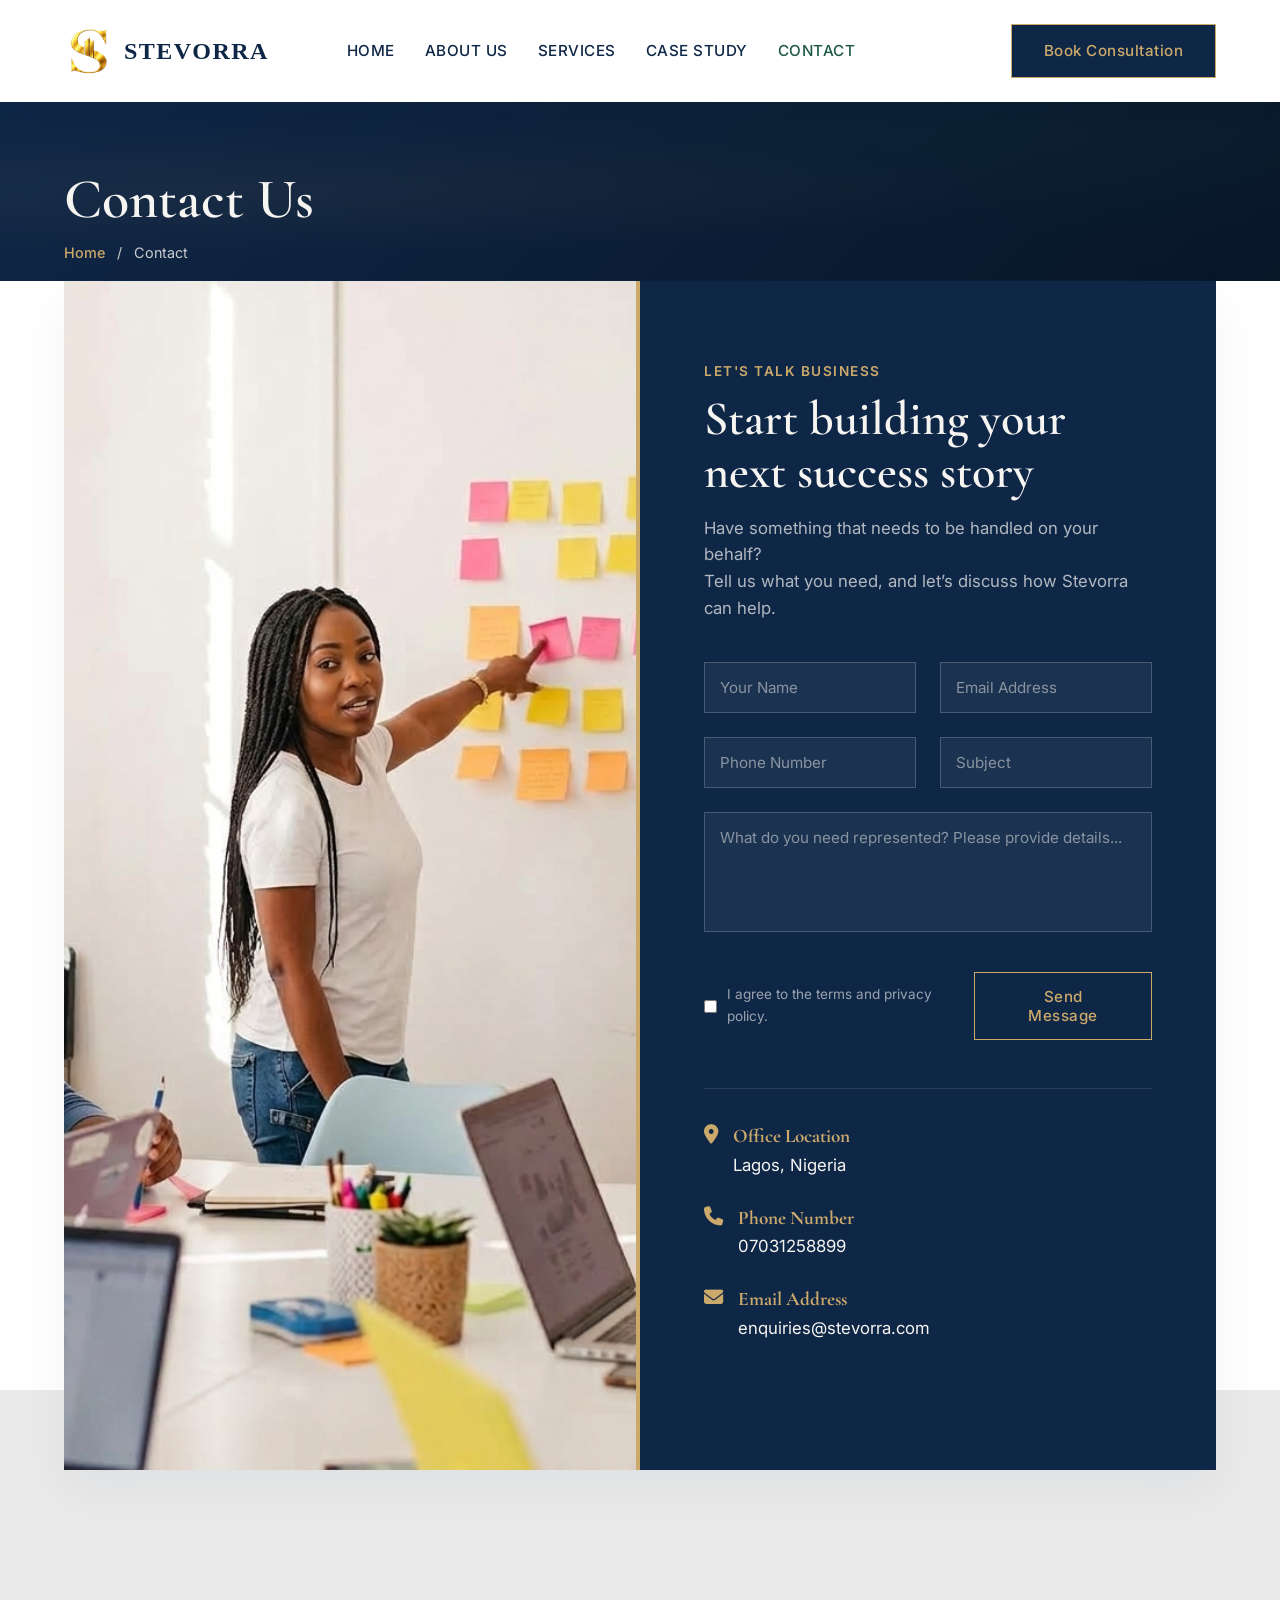
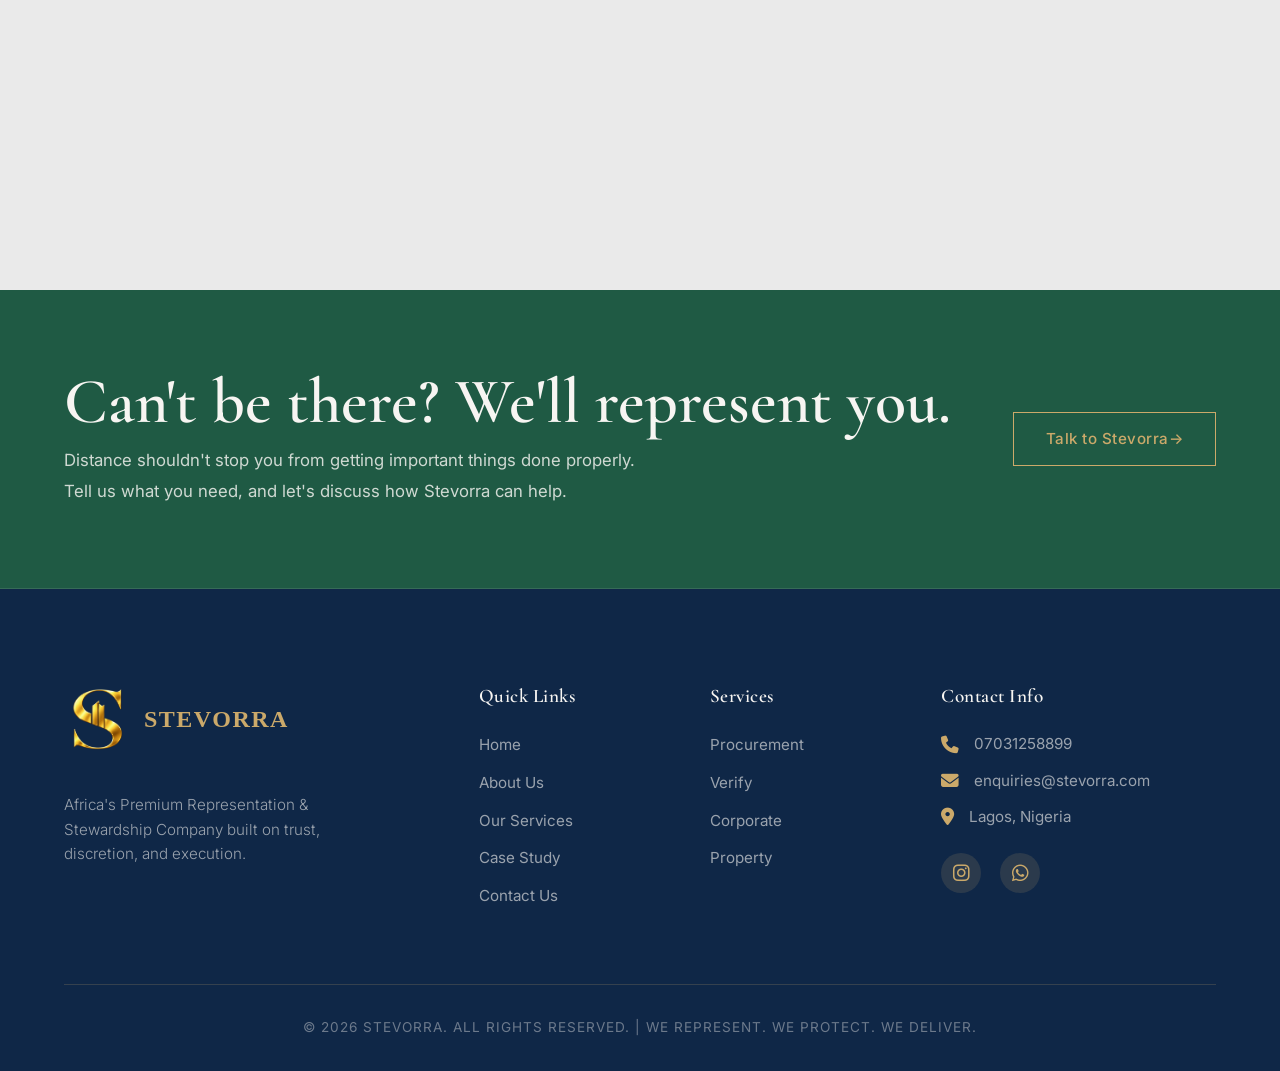
<file: contact.html>
<!DOCTYPE html>
<html lang="en">
<head>
    <meta charset="UTF-8">
    <meta name="viewport" content="width=device-width, initial-scale=1.0">
    <title>Contact Us | Stevorra</title>
    
    <!-- Google Fonts: Strictly Cormorant Garamond & Inter -->
    <link rel="preconnect" href="https://fonts.googleapis.com">
    <link rel="preconnect" href="https://fonts.gstatic.com" crossorigin>
    <link href="https://fonts.googleapis.com/css2?family=Cormorant+Garamond:ital,wght@0,400;0,500;0,600;0,700;1,400&family=Inter:wght@300;400;500;600;700&display=swap" rel="stylesheet">
    
    <!-- FontAwesome -->
    <link rel="stylesheet" href="https://cdnjs.cloudflare.com/ajax/libs/font-awesome/6.4.0/css/all.min.css">
    <link rel="stylesheet" href="css/styles.css">

    <link rel="stylesheet" href="css/contact.css">
     <link rel="icon" href="images/logo.png" type="image/x-icon">
</head>
<body>

    <!-- Top Bar -->
    <!-- <div class="top-bar">
        <div class="container">
            <div class="top-bar-location">
                <i class="fa-solid fa-location-dot"></i> Lagos, Nigeria
            </div>
            <div class="top-bar-contact">
                <span><i class="fa-solid fa-envelope"></i>  enquiries@stevorra.com</span>
                <span><i class="fa-solid fa-phone"></i> 07031258899</span>
            </div>
        </div>
    </div> -->

    <!-- Navbar -->
    <header class="navbar">
        <div class="container">
            <a href="index.html" class="logo" aria-label="Stevorra home">
                <span class="brand-lockup">
                    <img src="images/logo.png" alt="" class="brand-mark">
                    <span class="brand-wordmark">Stevorra</span>
                </span>
            </a>
            <ul class="nav-links">
                <li><a href="index.html">Home</a></li>
                <li><a href="about.html">About Us</a></li>
                <li><a href="services.html">Services</a></li>
                <li><a href="case-study.html">Case Study</a></li>
                <li><a href="contact.html" class="active">Contact</a></li>
            </ul>
            <div class="navbar-actions">
                <button class="mobile-menu-toggle" type="button" aria-label="Toggle navigation" aria-expanded="false">
                    <span></span>
                    <span></span>
                    <span></span>
                </button>
                <a href="contact.html" class="btn btn-primary">Book Consultation</a>
            </div>
        </div>
    </header>

    <!-- Page Header -->
    <div class="page-header">
        <div class="container reveal">
            <h1>Contact Us</h1>
            <div class="breadcrumbs">
                <a href="index.html">Home</a> &nbsp; / &nbsp; Contact
            </div>
        </div>
    </div>

    <!-- Contact Split Section -->
    <div class="contact-page-wrapper">
        <div class="container">
            <div class="contact-page-grid">
                
                <!-- Left: Image -->
                <div class="contact-image-wrap reveal-left">
                    <img src="images/corporate.jpeg" alt="Professional consultation and business strategy">
                </div>

                <!-- Right: Form -->
                <div class="contact-form-wrap reveal-right">
                    <span class="subtitle">Let's Talk Business</span>
                    <h2>Start building your next success story</h2>
                    <p>Have something that needs to be handled on your behalf?  <br> Tell us what you need, and let’s discuss how Stevorra can help.</p>

                    <form action="#" method="POST" class="contact-form">
                        
                        <!-- 2-Column Inputs -->
                        <div class="form-row">
                            <input type="text" class="form-control" placeholder="Your Name" required>
                            <input type="email" class="form-control" placeholder="Email Address" required>
                        </div>
                        
                        <div class="form-row">
                            <input type="tel" class="form-control" placeholder="Phone Number" required>
                            <input type="text" class="form-control" placeholder="Subject">
                        </div>

                        <!-- Full Width Textarea -->
                        <textarea class="form-control" placeholder="What do you need represented? Please provide details..." required></textarea>

                        <!-- Footer / Checkbox / Button -->
                        <div class="form-footer">
                            <label class="checkbox-wrap">
                                <input type="checkbox" required>
                                <span>I agree to the terms and privacy policy.</span>
                            </label>
                            
                            <button type="button" class="btn btn-outline-light">Send Message</button>
                        </div>
                    </form>
                    
                    <div style="margin-top: 3rem; padding-top: 2rem; border-top: 1px solid rgba(255,255,255,0.1);">
                        <ul class="contact-info-list">
                            <li>
                                <i class="fa-solid fa-location-dot"></i>
                                <div>
                                    <strong style="color: var(--champagne-gold); display: block; font-family: var(--font-heading); font-size: 1.2rem;">Office Location</strong>
                                    Lagos, Nigeria
                                </div>
                            </li>
                            <li>
                                <i class="fa-solid fa-phone"></i>
                                <div>
                                    <strong style="color: var(--champagne-gold); display: block; font-family: var(--font-heading); font-size: 1.2rem;">Phone Number</strong>
                                    07031258899
                                </div>
                            </li>
                            <li>
                                <i class="fa-solid fa-envelope"></i>
                                <div>
                                    <strong style="color: var(--champagne-gold); display: block; font-family: var(--font-heading); font-size: 1.2rem;">Email Address</strong>
                                    enquiries@stevorra.com
                                </div>
                            </li>
                        </ul>
                    </div>
                </div>

            </div>
        </div>
    </div>

    <!-- Full Width Map Section -->
    <section class="map-section reveal">
        <!-- Google Map iframe centered on Lagos, Nigeria (Location per Brand Board) -->
        <iframe src="https://www.google.com/maps/embed?pb=!1m18!1m12!1m3!1d253682.63647995147!2d3.1191453224717693!3d6.548028244205371!2m3!1f0!2f0!3f0!3m2!1i1024!2i768!4f13.1!3m3!1m2!1s0x103b8b2ae68280c1%3A0xdc9e87a367c3d9cb!2sLagos!5e0!3m2!1sen!2sng!4v1789167802858!5m2!1sen!2sng" width="600" height="450" style="border:0;" allowfullscreen="" loading="lazy" referrerpolicy="strict-origin-when-cross-origin"></iframe>
    </section>

    <!-- Pre-Footer CTA -->
    <section class="pre-footer">
        <div class="container pre-footer-content reveal">
            <div class="pre-footer-copy">
                <h2>Can't be there? We'll represent you.</h2>
                <p>Distance shouldn't stop you from getting important things done properly.</p>
                <p>Tell us what you need, and let's discuss how Stevorra can help.</p>
            </div>
            <a href="contact.html" class="btn btn-outline-light">Talk to Stevorra <span aria-hidden="true">&#8594;</span></a>
        </div>
    </section>

    <!-- Footer -->
    <footer class="footer">
        <div class="container">
            <div class="footer-grid">
                <div class="footer-logo reveal delay-1">
                    <span class="footer-brand-lockup" aria-label="Stevorra">
                        <img src="images/logo.png" alt="" class="footer-brand-mark">
                        <span class="footer-brand-copy">
                            <span class="brand-wordmark">Stevorra</span>
                        </span>
                    </span>
                    <p>Africa's Premium Representation & Stewardship Company built on trust, discretion, and execution.</p>
                </div>
                <div class="footer-col reveal delay-2">
                    <h4>Quick Links</h4>
                    <ul class="footer-links">
                        <li><a href="index.html">Home</a></li>
                        <li><a href="about.html">About Us</a></li>
                        <li><a href="services.html">Our Services</a></li>
                        <li><a href="case-study.html">Case Study</a></li>
                        <li><a href="contact.html">Contact Us</a></li>
                    </ul>
                </div>
                <div class="footer-col reveal delay-3">
                    <h4>Services</h4>
                    <ul class="footer-links">
                        <li><a href="services.html#procurement">Procurement</a></li>
                        <li><a href="services.html#verify">Verify</a></li>
                        <li><a href="services.html#corporate">Corporate</a></li>
                        <li><a href="services.html#property">Property</a></li>
                    </ul>
                </div>
                <div class="footer-col reveal delay-4">
                    <h4>Contact Info</h4>
                    <ul class="footer-contact">
                        <li><i class="fa-solid fa-phone"></i> 07031258899</li>
                        <li><i class="fa-solid fa-envelope"></i>  enquiries@stevorra.com</li>
                        <li><i class="fa-solid fa-location-dot"></i> Lagos, Nigeria</li>
                    </ul>
                    <div class="footer-socials">
                        <a href="https://www.instagram.com/stevorra?stkn=M24waGJ0b3phdTBs" target="_blank" rel="noopener noreferrer" aria-label="Follow Stevorra on Instagram">
                            <i class="fa-brands fa-instagram"></i>
                        </a>
                        <a href="https://wa.me/234703125899" target="_blank" rel="noopener noreferrer" aria-label="Contact Stevorra on WhatsApp">
                            <i class="fa-brands fa-whatsapp"></i>
                        </a>
                    </div>
                </div>
            </div>
            <div class="footer-bottom reveal">
                <p>&copy; 2026 Stevorra. All rights reserved. | WE REPRESENT. WE PROTECT. WE DELIVER.</p>
            </div>
        </div>
    </footer>

    <!-- Mobile navigation and scroll animations -->
    <script>
        document.addEventListener('DOMContentLoaded', () => {
            const menuToggle = document.querySelector('.mobile-menu-toggle');
            const navLinks = document.querySelector('.nav-links');

            if (menuToggle && navLinks) {
                menuToggle.addEventListener('click', () => {
                    const isOpen = navLinks.classList.toggle('open');
                    menuToggle.setAttribute('aria-expanded', String(isOpen));
                });

                navLinks.querySelectorAll('a').forEach(link => {
                    link.addEventListener('click', () => {
                        navLinks.classList.remove('open');
                        menuToggle.setAttribute('aria-expanded', 'false');
                    });
                });
            }

            const observerOptions = { root: null, rootMargin: '0px', threshold: 0.15 };
            const observer = new IntersectionObserver((entries, observer) => {
                entries.forEach(entry => {
                    if (entry.isIntersecting) {
                        entry.target.classList.add('active');
                    }
                });
            }, observerOptions);

            const animatedElements = document.querySelectorAll('.reveal, .reveal-left, .reveal-right');
            animatedElements.forEach(el => observer.observe(el));
        });
    </script>
</body>
</html>
</file>
<file: css/styles.css>
:root {
    --deep-navy: #0F2747;
    --forest-green: #1F5A44;
    --ivory: #F7F5F2;
    --champagne-gold: #CBA96A;
    --charcoal: #1A1A1A;
    --white: #FFFFFF;

    --font-heading: 'Cormorant Garamond', serif;
    --font-body: 'Inter', sans-serif;

    --transition: all 0.4s cubic-bezier(0.4, 0, 0.2, 1);
}

* {
    margin: 0;
    padding: 0;
    box-sizing: border-box;
}

body {
    font-family: var(--font-body);
    color: var(--charcoal);
    background-color: var(--ivory);
    line-height: 1.6;
    overflow-x: hidden;
    -webkit-font-smoothing: antialiased;
}

h1, h2, h3, h4, h5, h6 {
    font-family: var(--font-heading);
    color: var(--deep-navy);
    line-height: 1.2;
    font-weight: 600;
}

a {
    text-decoration: none;
    color: inherit;
    transition: var(--transition);
}

img {
    max-width: 100%;
    height: auto;
    display: block;
}

.container {
    width: 90%;
    max-width: 1200px;
    margin: 0 auto;
}

.reveal {
    opacity: 0;
    transform: translateY(40px);
    transition: all 0.8s cubic-bezier(0.5, 0, 0, 1);
}

.reveal-left {
    opacity: 0;
    transform: translateX(-40px);
    transition: all 0.8s cubic-bezier(0.5, 0, 0, 1);
}

.reveal-right {
    opacity: 0;
    transform: translateX(40px);
    transition: all 0.8s cubic-bezier(0.5, 0, 0, 1);
}

.reveal.active, .reveal-left.active, .reveal-right.active {
    opacity: 1;
    transform: translate(0, 0);
}

.delay-1 { transition-delay: 0.1s; }
.delay-2 { transition-delay: 0.2s; }
.delay-3 { transition-delay: 0.3s; }
.delay-4 { transition-delay: 0.4s; }

.btn {
    display: inline-flex;
    align-items: center;
    justify-content: center;
    padding: 14px 32px;
    font-family: var(--font-body);
    font-weight: 500;
    font-size: 0.95rem;
    letter-spacing: 0.5px;
    cursor: pointer;
    transition: var(--transition);
    border: 1px solid transparent;
}

.btn-primary {
    background-color: var(--deep-navy);
    color: var(--champagne-gold);
    border-color: var(--champagne-gold);
}

.btn-primary:hover {
    background-color: var(--forest-green);
    color: var(--ivory);
    border-color: var(--forest-green);
}

.btn-outline,
.btn-outline-light {
    background-color: transparent;
    border-color: var(--champagne-gold);
    color: var(--champagne-gold);
}

.btn-outline:hover,
.btn-outline-light:hover {
    background-color: var(--champagne-gold);
    color: var(--deep-navy);
}

.why-stevorra-grid {
    display: grid;
    grid-template-columns: 1fr;
    gap: 0.9rem;
    margin: 2rem 0 2.5rem;
    align-items: stretch;
    max-width: 760px;
}

.why-card {
    display: flex;
    align-items: stretch;
    background: rgba(255, 255, 255, 0.88);
    border: 1px solid rgba(15, 39, 71, 0.08);
    border-radius: 18px;
    overflow: hidden;
    box-shadow: 0 8px 20px rgba(15, 39, 71, 0.04);
    transition: var(--transition);
    min-height: 68px;
    width: 100%;
}

.why-card:hover {
    transform: translateY(-2px);
    box-shadow: 0 12px 24px rgba(15, 39, 71, 0.08);
}

.why-card-icon {
    width: 88px;
    display: flex;
    align-items: center;
    justify-content: center;
    background: var(--deep-navy);
    color: var(--champagne-gold);
    font-size: 1.25rem;
    flex-shrink: 0;
}

.why-card-copy {
    display: flex;
    flex-direction: column;
    justify-content: center;
    min-width: 0;
    flex: 1;
    padding: 0.9rem 1rem 0.9rem 1rem;
}

.why-card h3 {
    font-size: 1.15rem;
    margin: 0 0 0.28rem;
    line-height: 1.2;
    font-weight: 600;
}

.why-card p {
    color: rgba(26, 26, 26, 0.74);
    font-size: 0.8rem;
    line-height: 1.45;
    margin: 0;
}

@media (max-width: 768px) {
    .why-stevorra-grid {
        gap: 0.75rem;
        max-width: 100%;
    }

    .why-card {
        min-height: 104px;
        display: flex;
        align-items: stretch;
    }

    .why-card-icon {
        width: 74px;
        font-size: 1.2rem;
        flex-shrink: 0;
    }

    .why-card-copy {
        padding: 0.7rem 0.8rem 0.7rem 0.8rem;
        display: flex;
        flex-direction: column;
        justify-content: center;
    }

    .why-card h3 {
        font-size: 1rem;
        margin-bottom: 0.18rem;
    }

    .why-card p {
        font-size: 0.76rem;
        line-height: 1.45;
    }
}

@media (max-width: 480px) {
    .why-card {
        min-height: 100px;
    }

    .why-card-icon {
        width: 68px;
        font-size: 1.05rem;
    }

    .why-card-copy {
        padding: 0.7rem 0.75rem;
    }
}

.section-padding {
    padding: 6rem 0;
}

.subtitle {
    color: var(--champagne-gold);
    font-weight: 600;
    text-transform: uppercase;
    letter-spacing: 1.5px;
    font-size: 0.85rem;
    margin-bottom: 10px;
    display: block;
}

.top-bar {
    background-color: var(--charcoal);
    color: var(--ivory);
    padding: 8px 0;
    font-size: 0.85rem;
}

.top-bar .container {
    display: flex;
    justify-content: space-between;
    align-items: center;
}

.top-bar-contact {
    display: flex;
    gap: 20px;
}

.top-bar-contact i {
    color: var(--champagne-gold);
    margin-right: 5px;
}

.navbar {
    background-color: var(--white);
    padding: 15px 0;
    position: sticky;
    top: 0;
    z-index: 1000;
    box-shadow: 0 4px 20px rgba(15, 39, 71, 0.05);
}

.navbar .container {
    display: flex;
    justify-content: space-between;
    align-items: center;
}

.navbar-actions {
    display: flex;
    align-items: center;
    gap: 12px;
    margin-left: auto;
}

.nav-links {
    margin: 0 auto;
}

.logo {
    display: flex;
    align-items: center;
    justify-content: center;
    min-height: 72px;
}

.brand-logo {
    display: block;
    width: auto;
    height: 70px;
    object-fit: contain;
    filter: drop-shadow(0 6px 10px rgba(15, 39, 71, 0.12));
}

.brand-lockup {
    display: grid;
    grid-template-columns: 50px auto;
    column-gap: 10px;
    align-items: center;
    text-align: left;
}

.brand-mark {
    display: block;
    width: 50px;
    height: 50px;
    object-fit: contain;
}

.brand-wordmark,
.footer-brand-copy .brand-wordmark {
    color: var(--deep-navy);
    font-family: Georgia, 'Times New Roman', serif;
    font-size: 1.5rem;
    font-weight: 700;
    letter-spacing: 1.5px;
    line-height: 1;
    text-transform: uppercase;
}

.logo-main {
    font-family: var(--font-heading);
    font-size: 2.2rem;
    color: var(--deep-navy);
    font-weight: 700;
    letter-spacing: 2px;
    line-height: 1;
}

.logo-sub {
    font-family: var(--font-body);
    font-size: 0.6rem;
    color: var(--champagne-gold);
    text-transform: uppercase;
    letter-spacing: 1.5px;
    margin-top: 4px;
    font-weight: 500;
}

.footer-logo {
    display: flex;
    flex-direction: column;
    align-items: flex-start;
}

.footer-brand-logo {
    display: block;
    width: auto;
    height: 110px;
    object-fit: contain;
    margin-bottom: 1rem;
    filter: drop-shadow(0 4px 10px rgba(0, 0, 0, 0.2));
}

.footer-brand-lockup {
    display: flex;
    align-items: center;
    gap: 12px;
    margin-bottom: 1rem;
}

.footer-brand-mark {
    display: block;
    width: 68px;
    height: 68px;
    object-fit: contain;
}

.footer-brand-copy {
    display: grid;
    min-width: 0;
}

.footer-brand-copy .brand-wordmark {
    color: var(--champagne-gold);
}

.nav-links {
    display: flex;
    gap: 30px;
    list-style: none;
    align-items: center;
}

.nav-links a {
    font-size: 0.95rem;
    font-weight: 500;
    color: var(--deep-navy);
    text-transform: uppercase;
    letter-spacing: 0.5px;
}

.nav-links a:hover,
.nav-links a.active {
    color: var(--forest-green);
}

.page-header {
    background: linear-gradient(135deg, var(--deep-navy) 0%, #081628 100%);
    padding: 5.5rem 0 4rem 0;
    border-bottom: 3px solid var(--champagne-gold);
    position: relative;
    overflow: hidden;
}

.page-header::before {
    content: '';
    position: absolute;
    top: 0;
    left: 0;
    width: 100%;
    height: 100%;
    background:
        radial-gradient(ellipse at 20% 50%, rgba(203, 169, 106, 0.06) 0%, transparent 50%),
        radial-gradient(ellipse at 80% 20%, rgba(31, 90, 68, 0.08) 0%, transparent 50%);
    pointer-events: none;
}

.page-header .container {
    position: relative;
    z-index: 1;
}

.page-header h1 {
    font-size: 3.5rem;
    margin-bottom: 0.75rem;
    color: var(--ivory);
}

.breadcrumbs {
    font-size: 0.9rem;
    color: rgba(247, 245, 242, 0.8);
}

.breadcrumbs a {
    color: var(--champagne-gold);
    font-weight: 500;
}
/* Pre-Footer CTA */
        .pre-footer {
            background: var(--forest-green);
                    padding: 4rem 0;
            border-bottom: 1px solid rgba(255,255,255,0.1);
        }
        
        .pre-footer-content {
            display: flex;
            justify-content: space-between;
            align-items: center;
            gap: 3rem;
            padding: 1rem 0;
        }

        /* .pre-footer-copy {
            max-width: 720px;
        } */

        .pre-footer-copy .subtitle {
            color: var(--champagne-gold);
            margin-bottom: 0.8rem;
        }

        .pre-footer h2 {
            color: var(--ivory);
            margin-bottom: 0.8rem;
            font-size: clamp(2.4rem, 5vw, 4rem);
            line-height: 1;
        }

        .pre-footer-copy p {
            color: rgba(247, 245, 242, 0.82);
            font-size: 1.05rem;
            margin: 0.25rem 0;
        }

        .pre-footer .btn {
            flex-shrink: 0;
        }


/* =========================================
   PREMIUM SOLO-FOUNDER ENHANCEMENTS
   ========================================= */

/* 1. Floating WhatsApp Button */
.whatsapp-float {
    position: fixed;
    bottom: 30px;
    right: 30px;
    background-color: #25D366;
    color: white;
    width: 60px;
    height: 60px;
    border-radius: 50%;
    display: flex;
    align-items: center;
    justify-content: center;
    font-size: 32px;
    box-shadow: 0 4px 12px rgba(37, 211, 102, 0.4);
    z-index: 9999;
    transition: var(--transition);
    border: 2px solid var(--white);
}

.whatsapp-float:hover {
    transform: scale(1.1) translateY(-3px);
    box-shadow: 0 8px 20px rgba(37, 211, 102, 0.5);
    background-color: #20BA5A;
}

/* 2. Enhance Timeline for Solo Journey */
.timeline-horizontal::before {
    background: linear-gradient(90deg, transparent, var(--champagne-gold), transparent);
    height: 2px;
}

.timeline-item::before {
    width: 16px;
    height: 16px;
    background-color: var(--deep-navy);
    border: 3px solid var(--champagne-gold);
    box-shadow: 0 0 0 4px var(--white);
}

/* 3. Refine Value Cards for Elegance */
.value-card {
    border: none;
    box-shadow: 0 10px 30px rgba(15, 39, 71, 0.04);
    transition: var(--transition);
}

.value-card:hover {
    transform: translateY(-8px);
    box-shadow: 0 20px 40px rgba(15, 39, 71, 0.08);
}

.value-img {
    position: relative;
    overflow: hidden;
}

.value-img::after {
    content: '';
    position: absolute;
    bottom: 0;
    left: 0;
    width: 100%;
    height: 40%;
    background: linear-gradient(to top, rgba(15, 39, 71, 0.6), transparent);
}
 /* Homepage FAQ Section */
        .homepage-faq-section {
            background: var(--ivory);
        }

        .homepage-faq-grid {
            display: grid;
            grid-template-columns: minmax(260px, 0.8fr) minmax(0, 1.2fr);
            gap: 5rem;
            align-items: start;
        }

        .homepage-faq-intro {
            position: sticky;
            top: 120px;
        }

        .homepage-faq-intro h2 {
            font-size: clamp(2.3rem, 4vw, 3.3rem);
            margin-bottom: 1rem;
        }

        .homepage-faq-intro p {
            color: rgba(26, 26, 26, 0.72);
            font-size: 1rem;
            margin-bottom: 2rem;
            max-width: 340px;
        }

        .homepage-accordion {
            display: flex;
            flex-direction: column;
            gap: 0.85rem;
        }

        .homepage-accordion details {
            background: var(--white);
            border: 1px solid rgba(15, 39, 71, 0.1);
            transition: var(--transition);
        }

        .homepage-accordion details[open] {
            border-color: rgba(203, 169, 106, 0.55);
        }

        .homepage-accordion summary {
            align-items: center;
            color: var(--deep-navy);
            cursor: pointer;
            display: flex;
            font-size: 1.05rem;
            font-weight: 600;
            justify-content: space-between;
            list-style: none;
            padding: 1.25rem 1.5rem;
            gap: 1rem;
        }

        .homepage-accordion summary::-webkit-details-marker {
            display: none;
        }

        .homepage-accordion summary::after {
            color: var(--champagne-gold);
            content: '+';
            flex-shrink: 0;
            font-family: var(--font-heading);
            font-size: 1.7rem;
            font-weight: 400;
            line-height: 1;
        }

        .homepage-accordion details[open] summary::after {
            content: '-';
        }

        .homepage-accordion details p {
            color: rgba(26, 26, 26, 0.72);
            font-size: 0.95rem;
            line-height: 1.65;
            margin: 0;
            padding: 0 1.5rem 1.35rem;
        }



.footer {
    background-color: var(--deep-navy);
    color: var(--ivory);
    padding: 6rem 0 2rem 0;
}

.footer-grid {
    display: grid;
    grid-template-columns: 2fr 1fr 1fr 1.5fr;
    gap: 3rem;
    margin-bottom: 4rem;
}

.footer-logo .logo-main {
    color: var(--champagne-gold);
}

.footer-logo p {
    margin-top: 1.5rem;
    color: rgba(247, 245, 242, 0.6);
    font-size: 0.95rem;
    max-width: 300px;
    font-weight: 300;
}

.footer-col h4 {
    color: var(--ivory);
    font-size: 1.2rem;
    margin-bottom: 1.5rem;
    letter-spacing: 0.5px;
}

.footer-links {
    list-style: none;
}

.footer-links li {
    margin-bottom: 12px;
}

.footer-links a {
    color: rgba(247, 245, 242, 0.6);
    font-size: 0.95rem;
    transition: var(--transition);
}

.footer-links a:hover {
    color: var(--champagne-gold);
    padding-left: 5px;
}

.footer-contact li {
    display: flex;
    align-items: center;
    color: rgba(247, 245, 242, 0.6);
    margin-bottom: 12px;
    font-size: 0.95rem;
}

.footer-contact i {
    color: var(--champagne-gold);
    margin-right: 15px;
    font-size: 1.1rem;
}

.footer-socials {
    display: flex;
    gap: 1.2rem;
    margin-top: 1.5rem;
}

.footer-socials a {
    display: inline-flex;
    align-items: center;
    justify-content: center;
    width: 40px;
    height: 40px;
    border-radius: 50%;
    background-color: rgba(203, 169, 106, 0.15);
    color: var(--champagne-gold);
    font-size: 1.2rem;
    transition: all 0.3s ease;
}

.footer-socials a:hover {
    background-color: var(--champagne-gold);
    color: var(--deep-navy);
    transform: translateY(-3px);
}

.footer-bottom {
    text-align: center;
    padding-top: 2rem;
    border-top: 1px solid rgba(203, 169, 106, 0.2);
    color: rgba(247, 245, 242, 0.4);
    font-size: 0.85rem;
    text-transform: uppercase;
    letter-spacing: 1px;
}

@media (max-width: 992px) {
    .footer-grid {
        grid-template-columns: 1fr 1fr;
    }

    .pre-footer-content {
        flex-direction: column;
        gap: 20px;
        text-align: center;
    }

    .page-header h1 {
        font-size: 2.5rem;
        color: var(--ivory);
    }
}

@media (max-width: 768px) {
    /* 4. Mobile adjustment for WhatsApp */
     .whatsapp-float {
        width: 50px;
        height: 50px;
        font-size: 26px;
        bottom: 20px;
        right: 20px;
    }
    .top-bar {
        padding: 10px 0;
    }

    .top-bar .container {
        justify-content: center;
        text-align: center;
    }

    .nav-links {
        display: none;
    }

    .navbar .container {
        gap: 12px;
    }

    .logo-main {
        font-size: 1.7rem;
        letter-spacing: 1px;
    }

    .logo-sub {
        font-size: 0.55rem;
        letter-spacing: 1px;
    }

    .section-padding {
        padding: 4.5rem 0;
    }

    .page-header {
        padding: 4rem 0 3rem 0;
    }

    .page-header h1 {
        font-size: 2.2rem;
        color: var(--ivory);
    }
     .homepage-faq-grid {
                grid-template-columns: 1fr;
                gap: 2.5rem;
            }

            .homepage-faq-intro {
                position: static;
            }

            .homepage-faq-intro p {
                max-width: 100%;
            }

            .homepage-accordion summary {
                font-size: 0.95rem;
                padding: 1.1rem 1.15rem;
            }

            .homepage-accordion details p {
                font-size: 0.9rem;
                padding: 0 1.15rem 1.2rem;
            }

    .pre-footer {
        padding: 4rem 0;
    }

    .pre-footer h2 {
        font-size: 2rem;
    }

    .top-bar-contact {
        display: none;
    }

    .footer-grid {
        grid-template-columns: 1fr;
    }

    .footer {
        padding-top: 4.5rem;
    }
}

@media (max-width: 480px) {
    .container {
        width: 88%;
    }

    .logo-main {
        font-size: 1.45rem;
    }

    .logo-sub {
        font-size: 0.5rem;
        letter-spacing: 0.8px;
    }

    .section-padding {
        padding: 3.8rem 0;
    }

    .page-header {
        padding-top: 2.6rem;
    }

    .page-header h1 {
        font-size: 1.9rem;
    }

    .pre-footer h2 {
        font-size: 1.65rem;
    }

    .btn {
        padding: 12px 20px;
        font-size: 0.85rem;
    }
}
</file>
<file: css/case-study.css>
/* ================================
   CASE STUDY PAGE STYLES
   Depends on: Styles.css (loaded first)
   ================================ */

/* Mobile Menu Toggle (not in global Styles.css) */
.mobile-menu-toggle {
    display: none;
    border: 1px solid rgba(15, 39, 71, 0.15);
    background: var(--ivory);
    width: 46px;
    height: 46px;
    border-radius: 50%;
    cursor: pointer;
    align-items: center;
    justify-content: center;
    flex-direction: column;
    gap: 5px;
    transition: var(--transition);
}

.mobile-menu-toggle span {
    width: 20px;
    height: 2px;
    background: var(--deep-navy);
    border-radius: 2px;
    display: block;
    transition: var(--transition);
}

.mobile-menu-toggle[aria-expanded="true"] span:nth-child(1) {
    transform: translateY(7px) rotate(45deg);
}

.mobile-menu-toggle[aria-expanded="true"] span:nth-child(2) {
    opacity: 0;
}

.mobile-menu-toggle[aria-expanded="true"] span:nth-child(3) {
    transform: translateY(-7px) rotate(-45deg);
}


/* Founder Note — adjusted for dark hero background */
.founder-note {
    background: rgba(203, 169, 106, 0.08);
    border-left: 4px solid var(--champagne-gold);
    padding: 1.5rem 2rem;
    margin: 2.5rem auto 0;
    max-width: 800px;
    text-align: left;
    border-radius: 0 8px 8px 0;
    display: flex;
    align-items: flex-start;
    gap: 15px;
}

.founder-note i {
    color: var(--champagne-gold);
    font-size: 1.5rem;
    margin-top: 3px;
}

.founder-note p {
    color: rgba(247, 245, 242, 0.85);
    font-size: 0.95rem;
    margin: 0;
}

.founder-note strong {
    color: var(--champagne-gold);
}

/* ==========================================================================
   AGGREGATE STATS BANNER
   ========================================================================== */

.stats-banner {
    background: var(--white);
    border-bottom: 1px solid rgba(15, 39, 71, 0.08);
    padding: 2.5rem 0;
}

.stats-banner-inner {
    display: flex;
    justify-content: center;
    align-items: center;
    gap: 3.5rem;
    flex-wrap: wrap;
}

.stats-banner-item {
    text-align: center;
    display: flex;
    flex-direction: column;
    align-items: center;
    gap: 4px;
}

.stats-banner-value {
    font-family: var(--font-heading);
    font-size: 2.6rem;
    font-weight: 700;
    color: var(--deep-navy);
    line-height: 1;
}

.stats-banner-label {
    font-size: 0.78rem;
    font-weight: 600;
    text-transform: uppercase;
    letter-spacing: 1.5px;
    color: rgba(26, 26, 26, 0.55);
}

.stats-banner-divider {
    width: 1px;
    height: 48px;
    background: rgba(15, 39, 71, 0.12);
}

/* ==========================================================================
   INTERACTIVE CASE STUDY SECTION
   ========================================================================== */

.interactive-section {
    background-color: var(--white);
}

.interactive-header {
    text-align: center;
    max-width: 800px;
    margin: 0 auto 4rem auto;
}

.interactive-header h2 {
    font-size: 3rem;
    margin-bottom: 1rem;
}

.interactive-header p {
    font-size: 1.1rem;
    color: rgba(26, 26, 26, 0.8);
}

.interactive-grid {
    display: grid;
    grid-template-columns: 1fr 2fr;
    gap: 4rem;
    align-items: start;
}

.case-study-showcase {
    background: var(--ivory);
    margin-top: 2rem;
}

/* Legacy case study block styles */
.case-study-block {
    position: relative;
    background: var(--white);
    padding: 5.5rem 0;
}

.case-study-block:nth-child(even) {
    background: var(--ivory);
}

.case-study-block .service-row {
    display: grid;
    grid-template-columns: 1.08fr 0.92fr;
    gap: 4rem;
    align-items: center;
}

.case-study-block .service-row.reverse-row {
    grid-template-columns: 0.92fr 1.08fr;
}

.case-study-block .service-content {
    display: flex;
    flex-direction: column;
    gap: 1.5rem;
}

.case-study-block .service-tag {
    display: inline-flex;
    align-items: center;
    width: max-content;
    padding: 0.55rem 0.95rem;
    border-radius: 999px;
    background: rgba(203, 169, 106, 0.12);
    border: 1px solid rgba(203, 169, 106, 0.3);
    color: var(--forest-green);
    font-size: 0.72rem;
    font-weight: 700;
    letter-spacing: 1.5px;
    text-transform: uppercase;
}

.case-study-block .service-content h2 {
    display: flex;
    align-items: center;
    gap: 15px;
    font-size: clamp(2.2rem, 3vw, 3.1rem);
    margin: 0;
}

.case-study-block .service-content h2 i {
    color: var(--champagne-gold);
    font-size: 1.8rem;
}

.case-study-block .service-lead {
    font-size: 1.08rem;
    line-height: 1.8;
    color: var(--forest-green);
    font-weight: 500;
    margin: 0;
    max-width: 560px;
}

.case-study-block .service-visual {
    position: relative;
}

.case-study-block .service-image-wrapper {
    position: relative;
    overflow: hidden;
    border-radius: 18px;
    box-shadow: 0 15px 35px rgba(15, 39, 71, 0.12);
}

.case-study-block .service-image-wrapper img {
    width: 100%;
    height: 680px;
    object-fit: cover;
    display: block;
}

.case-study-block .image-badge {
    position: absolute;
    left: 20px;
    top: 20px;
    display: inline-flex;
    align-items: center;
    gap: 10px;
    background: rgba(15, 39, 71, 0.88);
    color: var(--ivory);
    padding: 0.85rem 1rem;
    border-radius: 999px;
    font-size: 0.8rem;
    letter-spacing: 0.03em;
    z-index: 3;
    max-width: calc(100% - 40px);
}

.case-study-block .image-badge i {
    color: var(--champagne-gold);
}

/* ==========================================================================
   PRESENTATION TEMPLATE & CASE STUDY DECK
   ========================================================================== */

/* Case Selector Bar */
.case-selector-wrapper {
    margin-bottom: 2.5rem;
    display: flex;
    flex-direction: column;
    gap: 1rem;
    align-items: center;
}

.case-selector-label {
    font-size: 0.75rem;
    text-transform: uppercase;
    letter-spacing: 2px;
    font-weight: 700;
    color: var(--forest-green);
    background: rgba(31, 90, 68, 0.08);
    padding: 0.35rem 0.9rem;
    border-radius: 999px;
    border: 1px solid rgba(31, 90, 68, 0.15);
}

.case-selector-bar {
    display: flex;
    flex-wrap: nowrap;
    gap: 10px;
    justify-content: center;
    background: var(--white);
    padding: 8px;
    border-radius: 14px;
    border: 1px solid rgba(15, 39, 71, 0.1);
    box-shadow: 0 8px 24px rgba(15, 39, 71, 0.05);
    width: 100%;
}

.case-selector-btn {
    background: transparent;
    border: none;
    padding: 12px 24px;
    border-radius: 10px;
    font-family: var(--font-body);
    font-size: 0.9rem;
    font-weight: 600;
    color: rgba(15, 39, 71, 0.75);
    cursor: pointer;
    transition: var(--transition);
    display: inline-flex;
    align-items: center;
    gap: 10px;
    white-space: nowrap;
    flex: 1;
}

.case-selector-btn .case-index {
    font-size: 0.75rem;
    padding: 2px 8px;
    border-radius: 6px;
    background: rgba(15, 39, 71, 0.08);
    color: var(--deep-navy);
    transition: var(--transition);
    font-weight: 700;
    flex-shrink: 0;
}

.case-selector-subtitle {
    font-size: 0.72rem;
    color: rgba(15, 39, 71, 0.45);
    font-weight: 400;
    display: block;
    margin-top: 2px;
    letter-spacing: 0;
    text-transform: none;
    white-space: normal;
}

.case-selector-btn:hover {
    color: var(--deep-navy);
    background: rgba(203, 169, 106, 0.12);
}

.case-selector-btn.active {
    background: var(--deep-navy);
    color: var(--ivory);
    box-shadow: 0 4px 14px rgba(15, 39, 71, 0.18);
    border-radius: 10px;
}

.case-selector-btn.active .case-index {
    background: var(--champagne-gold);
    color: var(--deep-navy);
}

.case-selector-btn.active .case-selector-subtitle {
    color: rgba(247, 245, 242, 0.6);
}

/* Master Presentation Frame */
.presentation-deck-card {
    background: var(--white);
    border-radius: 20px;
    box-shadow: 0 20px 50px rgba(15, 39, 71, 0.08);
    border: 1px solid rgba(15, 39, 71, 0.08);
    padding: 3.5rem;
    margin-bottom: 4rem;
    position: relative;
}

/* Presentation Header */
.presentation-template-header {
    display: flex;
    flex-direction: column;
    gap: 2rem;
    margin-bottom: 3.5rem;
    padding-bottom: 2.5rem;
    border-bottom: 1px solid rgba(15, 39, 71, 0.1);
}

.presentation-header-top {
    display: flex;
    justify-content: space-between;
    align-items: center;
    flex-wrap: wrap;
    gap: 1rem;
}

.presentation-meta-badge {
    display: inline-flex;
    align-items: center;
    gap: 8px;
    font-size: 0.75rem;
    font-weight: 700;
    text-transform: uppercase;
    letter-spacing: 1.5px;
    color: var(--deep-navy);
    background: rgba(15, 39, 71, 0.05);
    padding: 0.45rem 1rem;
    border-radius: 999px;
    border: 1px solid rgba(15, 39, 71, 0.1);
}

.presentation-meta-badge .framework-dot {
    width: 7px;
    height: 7px;
    border-radius: 50%;
    background: var(--champagne-gold);
    display: inline-block;
}

.presentation-view-toggles {
    display: inline-flex;
    background: var(--ivory);
    padding: 4px;
    border-radius: 999px;
    border: 1px solid rgba(15, 39, 71, 0.1);
}

.view-mode-btn {
    background: transparent;
    border: none;
    padding: 8px 18px;
    border-radius: 999px;
    font-family: var(--font-body);
    font-size: 0.8rem;
    font-weight: 600;
    color: rgba(26, 26, 26, 0.65);
    cursor: pointer;
    transition: var(--transition);
    display: inline-flex;
    align-items: center;
    gap: 6px;
}

.view-mode-btn:hover {
    color: var(--deep-navy);
}

.view-mode-btn.active {
    background: var(--deep-navy);
    color: var(--champagne-gold);
    box-shadow: 0 2px 8px rgba(15, 39, 71, 0.15);
}

/* 5-Stage Navigation Bar */
.presentation-nav {
    display: grid;
    grid-template-columns: repeat(5, 1fr);
    gap: 1.8rem;
    width: 100%;
}

.stage-nav-item {
    background: transparent;
    border: none;
    padding: 4px 0;
    cursor: pointer;
    display: flex;
    flex-direction: column;
    align-items: center;
    gap: 10px;
    transition: var(--transition);
    position: relative;
    text-align: center;
    width: 100%;
    -webkit-tap-highlight-color: transparent;
    touch-action: manipulation;
}

.stage-label {
    font-family: var(--font-body);
    font-size: 0.85rem;
    font-weight: 700;
    letter-spacing: 1.5px;
    text-transform: uppercase;
    color: rgba(15, 39, 71, 0.45);
    transition: var(--transition);
    text-align: center;
    width: 100%;
    display: block;
}

.stage-bar {
    width: 100%;
    height: 11px;
    border-radius: 6px;
    background: rgba(15, 39, 71, 0.15);
    transition: var(--transition);
    display: block;
}

.stage-nav-item:hover .stage-bar {
    background: var(--forest-green);
}

.stage-nav-item:hover .stage-label {
    color: var(--forest-green);
}

.stage-nav-item.active .stage-label {
    color: var(--deep-navy);
}

.stage-nav-item.active .stage-bar {
    background: var(--champagne-gold);
    box-shadow: 0 4px 14px rgba(203, 169, 106, 0.4);
}

/* Case Panels Container */
.case-deck-panel {
    display: none;
}

.case-deck-panel.active {
    display: block;
    animation: slideInFromRight 0.5s cubic-bezier(0.4, 0, 0.2, 1);
}

@keyframes fadeInDeck {
    from { opacity: 0; transform: translateY(16px) scale(0.99); }
    to { opacity: 1; transform: translateY(0) scale(1); }
}

@keyframes slideInFromRight {
    from { opacity: 0; transform: translateX(20px); }
    to { opacity: 1; transform: translateX(0); }
}

/* Case Meta Header */
.case-meta-header {
    display: flex;
    justify-content: space-between;
    align-items: center;
    flex-wrap: wrap;
    gap: 1rem;
    margin-bottom: 2.5rem;
}

.case-meta-header h2 {
    font-size: clamp(2rem, 3.2vw, 2.8rem);
    margin: 0;
    display: flex;
    align-items: center;
    gap: 14px;
}

.case-meta-header h2 i {
    color: var(--champagne-gold);
    font-size: 1.8rem;
}

/* Service Tag (inside case meta header) */
.service-tag {
    display: inline-flex;
    align-items: center;
    width: max-content;
    padding: 0.55rem 0.95rem;
    border-radius: 999px;
    background: rgba(203, 169, 106, 0.12);
    border: 1px solid rgba(203, 169, 106, 0.3);
    color: var(--forest-green);
    font-size: 0.72rem;
    font-weight: 700;
    letter-spacing: 1.5px;
    text-transform: uppercase;
    margin-bottom: 0.5rem;
}

/* Stage Content Panels */
.stage-panel {
    display: none;
}

.stage-panel.active {
    display: block;
    animation: fadeInDeck 0.4s cubic-bezier(0.4, 0, 0.2, 1);
}

/* Expanded Mode Styles */
.presentation-deck-card.mode-expanded .presentation-nav .stage-nav-item {
    cursor: pointer;
}

.presentation-deck-card.mode-expanded .stage-panel {
    display: block;
    margin-bottom: 4.5rem;
    padding-bottom: 4rem;
    border-bottom: 1px dashed rgba(15, 39, 71, 0.15);
}

.presentation-deck-card.mode-expanded .stage-panel:last-of-type {
    margin-bottom: 0;
    padding-bottom: 0;
    border-bottom: none;
}

.presentation-deck-card.mode-expanded .stage-footer-nav {
    display: none;
}

/* Stage Header Badge */
.stage-header-badge {
    display: inline-flex;
    align-items: center;
    gap: 8px;
    font-size: 0.75rem;
    font-weight: 700;
    letter-spacing: 1.8px;
    text-transform: uppercase;
    color: var(--deep-navy);
    background: rgba(203, 169, 106, 0.15);
    padding: 0.4rem 0.9rem;
    border-radius: 999px;
    margin-bottom: 1.5rem;
    border: 1px solid rgba(203, 169, 106, 0.3);
}

.stage-badge-number {
    color: var(--forest-green);
}

.stage-badge-dot {
    width: 4px;
    height: 4px;
    border-radius: 50%;
    background: var(--champagne-gold);
}

/* Stage Two-Column Grid */
.stage-grid {
    display: grid;
    grid-template-columns: 1.15fr 0.85fr;
    gap: 3.5rem;
    align-items: start;
}

.stage-content-main h4.stage-headline {
    font-size: clamp(1.8rem, 2.5vw, 2.3rem);
    margin-bottom: 1rem;
    color: var(--deep-navy);
}

.stage-lead-text {
    font-size: 1.1rem;
    line-height: 1.8;
    color: var(--forest-green);
    font-weight: 500;
    margin-bottom: 2rem;
}

.stage-body-text {
    font-size: 1rem;
    line-height: 1.8;
    color: rgba(26, 26, 26, 0.82);
    margin-bottom: 2rem;
}

/* Problem Obstacle Cards */
.obstacle-cards-grid {
    display: grid;
    gap: 1.2rem;
    margin: 2rem 0;
}

.obstacle-card {
    background: var(--ivory);
    border-left: 3px solid #D9534F;
    padding: 1.2rem 1.4rem;
    border-radius: 0 8px 8px 0;
    display: flex;
    gap: 14px;
    align-items: flex-start;
}

.obstacle-card i {
    color: #D9534F;
    font-size: 1.2rem;
    margin-top: 3px;
}

.obstacle-card strong {
    display: block;
    font-size: 0.95rem;
    color: var(--deep-navy);
    margin-bottom: 3px;
}

.obstacle-card p {
    font-size: 0.9rem;
    color: rgba(26, 26, 26, 0.75);
    margin: 0;
    line-height: 1.6;
}

/* Process Steps Timeline */
.process-steps-timeline {
    display: grid;
    gap: 1.2rem;
    margin: 2rem 0;
}

.process-step-item {
    display: flex;
    gap: 16px;
    align-items: flex-start;
    background: var(--ivory);
    border-left: 3px solid var(--champagne-gold);
    padding: 1.2rem 1.4rem;
    border-radius: 0 8px 8px 0;
}

.process-step-pill {
    font-size: 0.7rem;
    font-weight: 700;
    letter-spacing: 1px;
    text-transform: uppercase;
    padding: 0.25rem 0.65rem;
    border-radius: 4px;
    background: var(--deep-navy);
    color: var(--ivory);
    white-space: nowrap;
    margin-top: 3px;
}

.process-step-text strong {
    display: block;
    font-size: 0.95rem;
    color: var(--deep-navy);
    margin-bottom: 3px;
}

.process-step-text p {
    font-size: 0.9rem;
    color: rgba(26, 26, 26, 0.75);
    margin: 0;
    line-height: 1.6;
}

/* ==========================================================================
   VISUAL PLACEHOLDER — Replaces Stock Photos
   ========================================================================== */

.stage-visual-box {
    position: relative;
}

.stage-visual-box .image-wrapper {
    position: relative;
    overflow: hidden;
    border-radius: 16px;
    box-shadow: 0 15px 35px rgba(15, 39, 71, 0.12);
}

.stage-visual-box .image-wrapper img {
    width: 100%;
    height: 480px;
    object-fit: cover;
    display: block;
}

.visual-placeholder {
    position: relative;
    width: 100%;
    height: 480px;
    border-radius: 16px;
    overflow: hidden;
    display: flex;
    align-items: center;
    justify-content: center;
    flex-direction: column;
    gap: 16px;
    box-shadow: 0 15px 35px rgba(15, 39, 71, 0.12);
}

.visual-placeholder.vp-executive {
    background: linear-gradient(135deg, var(--deep-navy) 0%, #163a5e 50%, var(--forest-green) 100%);
}

.visual-placeholder.vp-confidential {
    background: linear-gradient(135deg, #1a1a2e 0%, var(--deep-navy) 50%, #0d3b30 100%);
}

.visual-placeholder.vp-event {
    background: linear-gradient(135deg, var(--forest-green) 0%, #1a3a2a 50%, var(--deep-navy) 100%);
}

.visual-placeholder::before {
    content: '';
    position: absolute;
    top: 0;
    left: 0;
    width: 100%;
    height: 100%;
    background:
        radial-gradient(circle at 25% 35%, rgba(203, 169, 106, 0.12) 0%, transparent 45%),
        radial-gradient(circle at 75% 65%, rgba(255, 255, 255, 0.04) 0%, transparent 40%);
    pointer-events: none;
}

.visual-placeholder::after {
    content: '';
    position: absolute;
    bottom: 0;
    left: 0;
    width: 100%;
    height: 35%;
    background: linear-gradient(to top, rgba(0, 0, 0, 0.25), transparent);
    pointer-events: none;
}

.vp-icon {
    font-size: 4rem;
    color: rgba(203, 169, 106, 0.5);
    z-index: 1;
}

.vp-label {
    font-family: var(--font-heading);
    font-size: 1.6rem;
    color: rgba(247, 245, 242, 0.7);
    font-weight: 600;
    letter-spacing: 2px;
    text-transform: uppercase;
    z-index: 1;
}

.vp-tagline {
    font-size: 0.85rem;
    color: rgba(247, 245, 242, 0.45);
    font-weight: 400;
    letter-spacing: 0.5px;
    z-index: 1;
    max-width: 280px;
    text-align: center;
    line-height: 1.5;
}

/* Highlight Sidebar Card */
.stage-sidebar-card {
    background: var(--deep-navy);
    color: var(--ivory);
    border-radius: 16px;
    padding: 2.5rem;
    position: relative;
    border-left: 4px solid var(--champagne-gold);
    box-shadow: 0 15px 35px rgba(15, 39, 71, 0.15);
}

.stage-sidebar-card h5 {
    color: var(--champagne-gold);
    font-size: 1.35rem;
    margin-bottom: 1rem;
    display: flex;
    align-items: center;
    gap: 10px;
}

.stage-sidebar-card p {
    color: rgba(247, 245, 242, 0.85);
    font-size: 0.95rem;
    line-height: 1.7;
    margin-bottom: 1.5rem;
}

.stage-sidebar-card ul {
    list-style: none;
    display: flex;
    flex-direction: column;
    gap: 10px;
    margin: 0;
    padding: 0;
}

.stage-sidebar-card li {
    font-size: 0.9rem;
    color: rgba(247, 245, 242, 0.9);
    display: flex;
    align-items: center;
    gap: 10px;
}

.stage-sidebar-card li i {
    color: var(--champagne-gold);
    font-size: 0.85rem;
}

/* Takeaway Featured Box */
.takeaway-featured-box {
    background: linear-gradient(135deg, var(--deep-navy) 0%, #081628 100%);
    color: var(--ivory);
    border-radius: 16px;
    padding: 4rem 3.5rem;
    position: relative;
    overflow: hidden;
    border-left: 5px solid var(--champagne-gold);
    box-shadow: 0 20px 40px rgba(15, 39, 71, 0.2);
}

.takeaway-quote {
    font-family: var(--font-heading);
    font-size: clamp(1.8rem, 3vw, 2.5rem);
    font-style: italic;
    line-height: 1.4;
    color: var(--ivory);
    margin-bottom: 2rem;
    max-width: 900px;
}

.takeaway-footer {
    display: flex;
    justify-content: space-between;
    align-items: center;
    flex-wrap: wrap;
    gap: 1.5rem;
    padding-top: 2rem;
    border-top: 1px solid rgba(203, 169, 106, 0.25);
}

.takeaway-attribution {
    display: flex;
    flex-direction: column;
    gap: 4px;
}

.takeaway-attribution strong {
    color: var(--champagne-gold);
    font-size: 1.1rem;
    letter-spacing: 0.5px;
}

.takeaway-attribution span {
    color: rgba(247, 245, 242, 0.65);
    font-size: 0.85rem;
    text-transform: uppercase;
    letter-spacing: 1px;
}

/* Stage Footer Navigation */
.stage-footer-nav {
    display: flex;
    justify-content: space-between;
    align-items: center;
    margin-top: 3.5rem;
    padding-top: 2rem;
    border-top: 1px solid rgba(15, 39, 71, 0.1);
}

.btn-stage-nav {
    background: transparent;
    border: 1px solid rgba(15, 39, 71, 0.18);
    padding: 10px 22px;
    border-radius: 999px;
    font-family: var(--font-body);
    font-size: 0.88rem;
    font-weight: 600;
    color: var(--deep-navy);
    cursor: pointer;
    transition: var(--transition);
    display: inline-flex;
    align-items: center;
    gap: 10px;
}

.btn-stage-nav:hover:not(:disabled) {
    border-color: var(--champagne-gold);
    background: rgba(203, 169, 106, 0.1);
    color: var(--forest-green);
}

.btn-stage-nav:disabled {
    opacity: 0.35;
    cursor: not-allowed;
    border-color: rgba(15, 39, 71, 0.1);
}

.stage-counter-badge {
    font-size: 0.85rem;
    font-weight: 600;
    color: rgba(15, 39, 71, 0.6);
    letter-spacing: 1px;
    text-transform: uppercase;
}

.stage-counter-badge strong {
    color: var(--deep-navy);
}

/* ==========================================================================
   HOW WE PROTECT YOU SECTION (Dark Background)
   ========================================================================== */

.protection-section {
    background-color: var(--deep-navy);
    color: var(--ivory);
    border-top: 2px solid var(--champagne-gold);
}

.protection-header {
    text-align: center;
    max-width: 800px;
    margin: 0 auto 4rem auto;
}

.protection-header h2 {
    color: var(--ivory);
    font-size: 3rem;
}

.protection-grid {
    display: grid;
    grid-template-columns: repeat(2, 1fr);
    gap: 3rem;
}

.protect-card {
    position: relative;
    background: rgba(255, 255, 255, 0.03);
    padding: 2.5rem;
    padding-top: 3.5rem;
    border: 1px solid rgba(203, 169, 106, 0.2);
    transition: var(--transition);
    border-radius: 8px;
}

.protect-card:nth-child(1) { border-top: 3px solid var(--champagne-gold); }
.protect-card:nth-child(2) { border-top: 3px solid var(--forest-green); }
.protect-card:nth-child(3) { border-top: 3px solid rgba(203, 169, 106, 0.5); }
.protect-card:nth-child(4) { border-top: 3px solid rgba(31, 90, 68, 0.5); }

.protect-card:hover {
    border-color: var(--champagne-gold);
    background: rgba(255, 255, 255, 0.05);
}

.protect-card-number {
    position: absolute;
    top: 1.2rem;
    right: 1.5rem;
    font-family: var(--font-heading);
    font-size: 2.5rem;
    font-weight: 700;
    color: rgba(203, 169, 106, 0.12);
    line-height: 1;
}

.protect-icon {
    font-size: 2rem;
    color: var(--champagne-gold);
    margin-bottom: 1.5rem;
}

.protect-card h3 {
    color: var(--champagne-gold);
    font-size: 1.5rem;
    margin-bottom: 1rem;
}

.protect-card p {
    color: rgba(247, 245, 242, 0.8);
    font-size: 0.95rem;
}

/* ==========================================================================
   FAQ SECTION
   ========================================================================== */

.faq-section {
    background-color: var(--ivory);
}

.faq-grid {
    display: grid;
    grid-template-columns: 1fr 2fr;
    gap: 4rem;
}

.faq-sidebar {
    background: var(--forest-green);
    color: var(--ivory);
    padding: 3rem;
    border-bottom: 4px solid var(--champagne-gold);
    border-radius: 12px;
}

.faq-sidebar h3 {
    color: var(--ivory);
    font-size: 2.2rem;
    margin-bottom: 1rem;
}

.accordion {
    display: flex;
    flex-direction: column;
    gap: 15px;
}

details {
    background: var(--white);
    border: 1px solid rgba(15, 39, 71, 0.1);
    transition: var(--transition);
}

summary {
    padding: 20px 25px;
    font-weight: 600;
    color: var(--deep-navy);
    cursor: pointer;
    list-style: none;
    display: flex;
    justify-content: space-between;
    align-items: center;
    font-size: 1.1rem;
}

summary::-webkit-details-marker {
    display: none;
}

summary::after {
    content: '\f107';
    font-family: 'Font Awesome 6 Free';
    font-weight: 900;
    color: var(--champagne-gold);
    transition: transform 0.3s ease;
}

details[open] summary::after {
    transform: rotate(180deg);
}

details p {
    padding: 0 25px 25px 25px;
    color: rgba(26, 26, 26, 0.7);
    font-size: 1rem;
}

/* ==========================================================================
   CLIENT PROFILE, RESULTS, MISC
   ========================================================================== */

/* Client Profile Box */
.client-profile-box {
    background: var(--white);
    border: 1px solid rgba(15, 39, 71, 0.1);
    border-radius: 8px;
    padding: 1.5rem;
    margin-bottom: 2.5rem;
    display: grid;
    gap: 1.2rem;
}

.profile-item {
    display: flex;
    align-items: flex-start;
    gap: 15px;
}

.profile-item i {
    color: var(--champagne-gold);
    font-size: 1.2rem;
    margin-top: 3px;
}

.profile-item strong {
    display: block;
    color: var(--deep-navy);
    font-size: 0.75rem;
    text-transform: uppercase;
    letter-spacing: 0.5px;
    margin-bottom: 2px;
}

.profile-item span {
    color: rgba(26, 26, 26, 0.8);
    font-size: 0.9rem;
}

/* Results Grid */
.results-grid {
    display: grid;
    gap: 1rem;
    margin: 2.5rem 0;
}

.result-item {
    display: flex;
    align-items: center;
    gap: 15px;
    background: var(--white);
    padding: 1.2rem 1.5rem;
    border-radius: 6px;
    border-left: 3px solid var(--forest-green);
}

.result-item i {
    color: var(--forest-green);
    font-size: 1.2rem;
}

.result-item span {
    font-weight: 500;
    color: var(--deep-navy);
    font-size: 0.95rem;
}

/* Case Lesson Quote */
.case-lesson {
    background: var(--deep-navy);
    color: var(--ivory);
    padding: 2.5rem;
    border-radius: 8px;
    margin: 3rem 0;
    position: relative;
    border-left: 4px solid var(--champagne-gold);
}

.case-lesson i {
    color: var(--champagne-gold);
    font-size: 2rem;
    margin-bottom: 1rem;
    opacity: 0.5;
    display: block;
}

.case-lesson p {
    font-family: var(--font-heading);
    font-size: 1.4rem;
    font-style: italic;
    line-height: 1.5;
    margin: 0;
}

/* Floating Stats Card */
.floating-stats-card {
    position: absolute;
    bottom: -28px;
    left: 50%;
    transform: translateX(-50%);
    background: var(--white);
    padding: 1.5rem 1.25rem;
    border-radius: 12px;
    box-shadow: 0 15px 35px rgba(15, 39, 71, 0.12);
    display: flex;
    gap: 1.6rem;
    border-top: 4px solid var(--champagne-gold);
    z-index: 2;
    max-width: calc(100% - 32px);
}

.floating-stats-card .stat {
    text-align: center;
    min-width: 72px;
}

.floating-stats-card strong {
    display: block;
    font-family: var(--font-heading);
    font-size: 2.1rem;
    color: var(--deep-navy);
    line-height: 1;
}

.floating-stats-card span {
    font-size: 0.7rem;
    color: rgba(26, 26, 26, 0.7);
    text-transform: uppercase;
    letter-spacing: 0.5px;
    margin-top: 5px;
    display: block;
}

/* Case Detail Blocks */
.case-detail-block {
    margin-bottom: 2rem;
}

.case-detail-block h4 {
    font-family: var(--font-body);
    font-size: 0.8rem;
    text-transform: uppercase;
    letter-spacing: 1px;
    color: var(--forest-green);
    margin-bottom: 8px;
    font-weight: 600;
}

.case-detail-block p {
    font-size: 0.95rem;
    color: rgba(26, 26, 26, 0.8);
    margin: 0;
    line-height: 1.7;
}

/* Image Badge (on visual placeholders) */
.image-badge {
    position: absolute;
    left: 20px;
    top: 20px;
    display: inline-flex;
    align-items: center;
    gap: 10px;
    background: rgba(15, 39, 71, 0.88);
    color: var(--ivory);
    padding: 0.85rem 1rem;
    border-radius: 999px;
    font-size: 0.8rem;
    letter-spacing: 0.03em;
    z-index: 3;
    max-width: calc(100% - 40px);
}

.image-badge i {
    color: var(--champagne-gold);
}

/* ==========================================================================
   RESPONSIVE — TABLET (max-width: 992px)
   ========================================================================== */

@media (max-width: 992px) {
    .case-study-block .service-image-wrapper img {
        height: 480px;
    }

    .case-study-block .service-row,
    .case-study-block .service-row.reverse-row {
        grid-template-columns: 1fr;
        gap: 2.5rem;
    }

    .interactive-grid {
        grid-template-columns: 1fr;
        gap: 2rem;
    }

    /* Presentation Deck Responsive (Tablet) */
    .presentation-deck-card {
        padding: 2.5rem 2rem;
    }

    .presentation-nav {
        gap: 1.2rem;
    }

    .stage-grid {
        grid-template-columns: 1fr;
        gap: 2.5rem;
    }

    .stage-visual-box .image-wrapper img {
        height: 380px;
    }

    .visual-placeholder {
        height: 380px;
    }

    .takeaway-featured-box {
        padding: 3rem 2.2rem;
    }

    .protection-grid {
        grid-template-columns: 1fr;
    }

    .faq-grid {
        grid-template-columns: 1fr;
    }

    /* Case Selector — stack vertically on tablet */
    .case-selector-bar {
        flex-direction: column;
        border-radius: 14px;
        gap: 6px;
        padding: 8px;
    }

    .case-selector-btn {
        width: 100%;
        justify-content: flex-start;
        padding: 14px 18px;
        border-radius: 10px;
        font-size: 0.88rem;
        white-space: normal;
    }

    .case-selector-btn .case-index {
        flex-shrink: 0;
    }

    /* Stats Banner */
    .stats-banner-inner {
        gap: 2rem;
    }

    .stats-banner-value {
        font-size: 2rem;
    }

    .stats-banner-divider {
        display: none;
    }
}

/* ==========================================================================
   RESPONSIVE — MOBILE (max-width: 768px)
   ========================================================================== */

@media (max-width: 768px) {
    /* Floating Stats Card */
    .floating-stats-card {
        position: relative;
        bottom: auto;
        left: auto;
        transform: none;
        max-width: 100%;
        width: 100%;
        margin-top: 15px;
        display: grid;
        grid-template-columns: repeat(3, 1fr);
        gap: 8px;
        padding: 1rem 0.6rem;
        border-radius: 10px;
        box-sizing: border-box;
    }

    .floating-stats-card .stat {
        min-width: unset;
        text-align: center;
    }

    .floating-stats-card strong {
        font-size: 1.45rem;
    }

    .floating-stats-card span {
        font-size: 0.62rem;
        letter-spacing: 0.3px;
    }

    /* Page Header */
    .page-header {
        padding: 4rem 0 3rem 0;
    }

    .page-header h1 {
        font-size: 2.2rem;
        color: var(--ivory);
    }

    /* Navbar */
    .navbar .container {
        position: relative;
        flex-wrap: wrap;
        gap: 12px;
    }

    .navbar-actions {
        margin-left: auto;
    }

    .mobile-menu-toggle {
        display: inline-flex;
    }

    .nav-links {
        display: none;
        width: 100%;
        flex-direction: column;
        align-items: flex-start;
        gap: 16px;
        padding: 1rem 1.25rem 1.25rem;
        background: var(--white);
        border-top: 1px solid rgba(15, 39, 71, 0.08);
        box-shadow: 0 12px 25px rgba(15, 39, 71, 0.08);
    }

    .nav-links.open {
        display: flex;
    }

    .nav-links a {
        width: 100%;
        padding: 0.25rem 0;
    }

    .navbar .btn.btn-primary {
        display: none;
    }

    /* Case Selector — Vertical Stacking */
    .case-selector-wrapper {
        margin-bottom: 1.5rem;
        gap: 0.75rem;
        align-items: stretch;
        width: 100%;
    }

    .case-selector-label {
        align-self: center;
    }

    .case-selector-bar {
        display: flex;
        flex-direction: column;
        width: 100%;
        overflow-x: visible;
        border-radius: 12px;
        gap: 4px;
        padding: 6px;
    }

    .case-selector-btn {
        width: 100%;
        flex: none;
        padding: 12px 14px;
        font-size: 0.85rem;
        white-space: normal;
        border-radius: 8px;
        gap: 8px;
    }

    .case-selector-subtitle {
        font-size: 0.68rem;
    }

    /* Presentation Deck */
    .presentation-deck-card {
        padding: 1.5rem 1rem;
        border-radius: 16px;
        margin-bottom: 2.5rem;
        box-shadow: 0 10px 30px rgba(15, 39, 71, 0.06);
    }

    .presentation-template-header {
        gap: 1.25rem;
        margin-bottom: 1.8rem;
        padding-bottom: 1.4rem;
    }

    .presentation-header-top {
        flex-direction: row;
        justify-content: space-between;
        align-items: center;
        gap: 0.75rem;
        width: 100%;
    }

    .presentation-meta-badge {
        font-size: 0.68rem;
        padding: 0.35rem 0.75rem;
    }

    .presentation-view-toggles {
        padding: 3px;
    }

    .view-mode-btn {
        padding: 6px 12px;
        font-size: 0.75rem;
        gap: 4px;
    }

    .presentation-nav {
        display: grid;
        grid-template-columns: repeat(5, 1fr);
        gap: 6px;
        width: 100%;
    }

    .stage-nav-item {
        gap: 6px;
        padding: 2px 0;
    }

    .stage-label {
        font-size: clamp(0.58rem, 2.3vw, 0.72rem);
        letter-spacing: 0.4px;
        white-space: nowrap;
    }

    .stage-bar {
        height: 7px;
        border-radius: 3.5px;
    }

    .case-meta-header {
        margin-bottom: 1.5rem;
    }

    .case-meta-header h2 {
        font-size: 1.65rem;
        gap: 10px;
    }

    .case-meta-header h2 i {
        font-size: 1.25rem;
    }

    .stage-header-badge {
        font-size: 0.68rem;
        padding: 0.3rem 0.75rem;
        margin-bottom: 1.2rem;
    }

    .stage-grid {
        grid-template-columns: 1fr;
        gap: 2rem;
    }

    .stage-content-main h4.stage-headline {
        font-size: 1.4rem;
        line-height: 1.35;
        margin-bottom: 0.8rem;
    }

    .stage-lead-text {
        font-size: 0.95rem;
        line-height: 1.65;
        margin-bottom: 1.5rem;
    }

    .stage-body-text {
        font-size: 0.92rem;
        line-height: 1.65;
        margin-bottom: 1.5rem;
    }

    .client-profile-box {
        padding: 1.2rem 1rem;
        gap: 0.9rem;
        margin-bottom: 1.5rem;
    }

    .profile-item {
        gap: 12px;
    }

    .profile-item i {
        font-size: 1.05rem;
    }

    .profile-item strong {
        font-size: 0.7rem;
    }

    .profile-item span {
        font-size: 0.85rem;
    }

    .stage-visual-box .image-wrapper img {
        height: 260px;
        border-radius: 12px;
    }

    .visual-placeholder {
        height: 260px;
        border-radius: 12px;
    }

    .vp-icon {
        font-size: 2.8rem;
    }

    .vp-label {
        font-size: 1.2rem;
    }

    .vp-tagline {
        font-size: 0.75rem;
        max-width: 220px;
    }

    .image-badge {
        font-size: 0.72rem;
        padding: 0.6rem 0.85rem;
        left: 12px;
        top: 12px;
    }

    .obstacle-cards-grid,
    .process-steps-timeline {
        gap: 0.85rem;
        margin: 1.5rem 0;
    }

    .obstacle-card {
        padding: 1rem 1.1rem;
        gap: 12px;
    }

    .obstacle-card i {
        font-size: 1.1rem;
    }

    .obstacle-card strong {
        font-size: 0.9rem;
    }

    .obstacle-card p {
        font-size: 0.85rem;
        line-height: 1.55;
    }

    .process-step-item {
        padding: 1rem 1.1rem;
        gap: 12px;
    }

    .process-step-pill {
        font-size: 0.65rem;
        padding: 0.2rem 0.5rem;
    }

    .process-step-text strong {
        font-size: 0.9rem;
    }

    .process-step-text p {
        font-size: 0.85rem;
        line-height: 1.55;
    }

    .stage-sidebar-card {
        padding: 1.6rem 1.2rem;
        border-radius: 12px;
    }

    .stage-sidebar-card h5 {
        font-size: 1.2rem;
    }

    .stage-sidebar-card p {
        font-size: 0.88rem;
        line-height: 1.6;
    }

    .stage-sidebar-card li {
        font-size: 0.85rem;
    }

    .results-grid {
        margin: 1.5rem 0;
        gap: 0.75rem;
    }

    .result-item {
        padding: 0.95rem 1.1rem;
        gap: 12px;
    }

    .result-item i {
        font-size: 1.05rem;
    }

    .result-item span {
        font-size: 0.88rem;
    }

    .takeaway-featured-box {
        padding: 2.2rem 1.3rem;
        border-radius: 12px;
    }

    .takeaway-quote {
        font-size: 1.35rem;
        line-height: 1.45;
        margin-bottom: 1.5rem;
    }

    .takeaway-footer {
        flex-direction: column;
        align-items: stretch;
        gap: 1.2rem;
        padding-top: 1.5rem;
    }

    .takeaway-attribution strong {
        font-size: 1rem;
    }

    .takeaway-attribution span {
        font-size: 0.75rem;
    }

    .takeaway-footer .btn {
        width: 100%;
        justify-content: center;
    }

    .stage-footer-nav {
        display: grid;
        grid-template-columns: 1fr 1fr;
        grid-template-areas:
            "counter counter"
            "prev next";
        gap: 10px;
        align-items: center;
        margin-top: 2.5rem;
        padding-top: 1.5rem;
    }

    .stage-counter-badge {
        grid-area: counter;
        text-align: center;
        font-size: 0.8rem;
    }

    .btn-stage-prev {
        grid-area: prev;
        justify-content: center;
        padding: 10px 12px;
        font-size: 0.8rem;
        white-space: nowrap;
        overflow: hidden;
        text-overflow: ellipsis;
    }

    .btn-stage-next {
        grid-area: next;
        justify-content: center;
        padding: 10px 12px;
        font-size: 0.8rem;
        white-space: nowrap;
        overflow: hidden;
        text-overflow: ellipsis;
    }

    /* Protection & FAQ */
    .protect-card,
    .faq-sidebar {
        padding: 1.5rem 1.2rem;
    }

    .protect-card {
        padding-top: 3rem;
    }

    .protect-card-number {
        font-size: 2rem;
        top: 1rem;
        right: 1.2rem;
    }

    /* Stats Banner */
    .stats-banner {
        padding: 2rem 0;
    }

    .stats-banner-inner {
        gap: 1.5rem;
    }

    .stats-banner-value {
        font-size: 1.8rem;
    }

    .stats-banner-label {
        font-size: 0.7rem;
        letter-spacing: 1px;
    }

    .case-study-block {
        padding: 3.5rem 0;
    }

    .case-study-block .service-image-wrapper img {
        height: 320px;
    }
}

/* ==========================================================================
   RESPONSIVE — SMALL PHONES (max-width: 480px)
   ========================================================================== */

@media (max-width: 480px) {
    .presentation-deck-card {
        padding: 1.25rem 0.85rem;
        border-radius: 14px;
    }

    .presentation-template-header {
        gap: 1rem;
        margin-bottom: 1.4rem;
        padding-bottom: 1.2rem;
    }

    .presentation-header-top {
        flex-wrap: wrap;
    }

    .presentation-meta-badge {
        font-size: 0.65rem;
        padding: 0.3rem 0.65rem;
    }

    .presentation-view-toggles {
        margin-left: auto;
    }

    .view-mode-btn {
        padding: 5px 9px;
        font-size: 0.72rem;
    }

    .presentation-nav {
        gap: 4px;
    }

    .stage-nav-item {
        gap: 4px;
    }

    .stage-label {
        font-size: 0.56rem;
        letter-spacing: 0.2px;
    }

    .stage-bar {
        height: 5px;
        border-radius: 2.5px;
    }

    .case-meta-header h2 {
        font-size: 1.45rem;
    }

    .stage-content-main h4.stage-headline {
        font-size: 1.25rem;
    }

    .floating-stats-card strong {
        font-size: 1.25rem;
    }

    .floating-stats-card span {
        font-size: 0.58rem;
    }

    .btn-stage-nav {
        padding: 8px 8px;
        font-size: 0.75rem;
    }

    .visual-placeholder {
        height: 220px;
    }

    .vp-icon {
        font-size: 2.2rem;
    }

    .vp-label {
        font-size: 1rem;
        letter-spacing: 1px;
    }

    .vp-tagline {
        font-size: 0.7rem;
        max-width: 200px;
    }

    .stats-banner-inner {
        gap: 1.2rem;
    }

    .stats-banner-value {
        font-size: 1.5rem;
    }

    .stats-banner-label {
        font-size: 0.65rem;
    }
}
</file>
<file: css/contact.css>
/* CSS Variables - STRICTLY from Brand Board */
        :root {
            --deep-navy: #0F2747;
            --forest-green: #1F5A44;
            --ivory: #F7F5F2;
            --champagne-gold: #CBA96A;
            --charcoal: #1A1A1A;
            --white: #FFFFFF;
            
            --font-heading: 'Cormorant Garamond', serif;
            --font-body: 'Inter', sans-serif;
            
            --transition: all 0.4s cubic-bezier(0.4, 0, 0.2, 1);
        }

        * { margin: 0; padding: 0; box-sizing: border-box; }

        body {
            font-family: var(--font-body);
            color: var(--charcoal);
            background-color: var(--ivory);
            line-height: 1.6;
            overflow-x: hidden;
            -webkit-font-smoothing: antialiased;
        }

        h1, h2, h3, h4, h5, h6 {
            font-family: var(--font-heading);
            color: var(--deep-navy);
            line-height: 1.2;
            font-weight: 600;
        }

        a { text-decoration: none; color: inherit; transition: var(--transition); }
        img { max-width: 100%; height: auto; display: block; }
        .container { width: 90%; max-width: 1200px; margin: 0 auto; }

        /* Scroll Animations */
        .reveal { opacity: 0; transform: translateY(40px); transition: all 0.8s cubic-bezier(0.5, 0, 0, 1); }
        .reveal-left { opacity: 0; transform: translateX(-40px); transition: all 0.8s cubic-bezier(0.5, 0, 0, 1); }
        .reveal-right { opacity: 0; transform: translateX(40px); transition: all 0.8s cubic-bezier(0.5, 0, 0, 1); }
        .reveal.active, .reveal-left.active, .reveal-right.active { opacity: 1; transform: translate(0, 0); }
        .delay-1 { transition-delay: 0.1s; }
        .delay-2 { transition-delay: 0.2s; }
        .delay-3 { transition-delay: 0.3s; }

        /* Buttons */
        .btn {
            display: inline-flex; align-items: center; justify-content: center;
            padding: 14px 32px; font-family: var(--font-body); font-weight: 500; font-size: 0.95rem;
            letter-spacing: 0.5px; cursor: pointer; transition: var(--transition); border: 1px solid transparent;
        }
        .btn-primary { background-color: var(--deep-navy); color: var(--champagne-gold); border-color: var(--champagne-gold); }
        .btn-primary:hover { background-color: var(--forest-green); color: var(--ivory); border-color: var(--forest-green); }
        .btn-outline-light { background-color: transparent; color: var(--champagne-gold); border-color: var(--champagne-gold); }
        .btn-outline-light:hover { background-color: var(--champagne-gold); color: var(--deep-navy); }

        /* Shared Section padding */
        .section-padding { padding: 6rem 0; }
        .subtitle {
            color: var(--champagne-gold); font-weight: 600; text-transform: uppercase;
            letter-spacing: 1.5px; font-size: 0.85rem; margin-bottom: 10px; display: block;
        }

        /* Top Bar */
        .top-bar { background-color: var(--charcoal); color: var(--ivory); padding: 8px 0; font-size: 0.85rem; }
        .top-bar .container { display: flex; justify-content: space-between; align-items: center; }
        .top-bar-contact { display: flex; gap: 20px; }
        .top-bar-contact i { color: var(--champagne-gold); margin-right: 5px; }

        /* Navigation */
        .navbar {
            background-color: var(--white); padding: 15px 0; position: sticky; top: 0;
            z-index: 1000; box-shadow: 0 4px 20px rgba(15, 39, 71, 0.05);
        }
        .navbar .container { display: flex; justify-content: space-between; align-items: center; }
        .navbar-actions {
            display: flex;
            align-items: center;
            gap: 12px;
        }
        .mobile-menu-toggle {
            display: none;
            border: 1px solid rgba(15, 39, 71, 0.15);
            background: var(--ivory);
            width: 46px;
            height: 46px;
            border-radius: 50%;
            cursor: pointer;
            align-items: center;
            justify-content: center;
            flex-direction: column;
            gap: 5px;
            transition: var(--transition);
        }
        .mobile-menu-toggle span {
            width: 20px;
            height: 2px;
            background: var(--deep-navy);
            border-radius: 2px;
            display: block;
            transition: var(--transition);
        }
        .mobile-menu-toggle[aria-expanded="true"] span:nth-child(1) {
            transform: translateY(7px) rotate(45deg);
        }
        .mobile-menu-toggle[aria-expanded="true"] span:nth-child(2) {
            opacity: 0;
        }
        .mobile-menu-toggle[aria-expanded="true"] span:nth-child(3) {
            transform: translateY(-7px) rotate(-45deg);
        }
        .logo { display: flex; flex-direction: column; text-align: center; }
        .logo-main { font-family: var(--font-heading); font-size: 2.2rem; color: var(--deep-navy); font-weight: 700; letter-spacing: 2px; line-height: 1; }
        .logo-sub { font-family: var(--font-body); font-size: 0.6rem; color: var(--champagne-gold); text-transform: uppercase; letter-spacing: 1.5px; margin-top: 4px; font-weight: 500; }
        .nav-links { display: flex; gap: 30px; list-style: none; align-items: center; }
        .nav-links a { font-size: 0.95rem; font-weight: 500; color: var(--deep-navy); text-transform: uppercase; letter-spacing: 0.5px; }
        .nav-links a:hover, .nav-links a.active { color: var(--forest-green); }

        /* Page Header */
        .page-header {
            background-color: var(--ivory);
            padding: 4rem 0 1rem 0;
            border-bottom: 1px solid rgba(15, 39, 71, 0.1);
        }
        .page-header h1 { font-size: 3.5rem; margin-bottom: 0.5rem; }
        .breadcrumbs { font-size: 0.9rem; color: rgba(247,245,242,0.8); }
        .breadcrumbs a { color: var(--champagne-gold); font-weight: 500; }

        /* --- CONTACT PAGE SPECIFIC STYLES --- */
        
        .contact-page-wrapper {
            background-color: var(--white);
        }

        .contact-page-grid {
            display: grid;
            grid-template-columns: 1fr 1fr;
            align-items: stretch;
            background: var(--white);
            box-shadow: 0 20px 50px rgba(15, 39, 71, 0.05);
            margin-bottom: -5rem; /* Overlaps map slightly */
            position: relative;
            z-index: 10;
        }

        /* Image Side */
        .contact-image-wrap {
            position: relative;
            min-height: 600px;
        }

        .contact-image-wrap img {
            position: absolute;
            top: 0;
            left: 0;
            width: 100%;
            height: 100%;
            object-fit: cover;
            border-right: 4px solid var(--champagne-gold);
        }

        /* Form Side */
        .contact-form-wrap {
            padding: 5rem 4rem;
            background: var(--deep-navy);
            color: var(--ivory);
        }

        .contact-form-wrap h2 {
            color: var(--ivory);
            font-size: 3rem;
            margin-bottom: 1rem;
            line-height: 1.1;
        }

        .contact-form-wrap > p {
            color: rgba(247, 245, 242, 0.7);
            font-size: 1.05rem;
            margin-bottom: 2.5rem;
        }

        .contact-info-list {
            list-style: none;
            margin-bottom: 3rem;
        }

        .contact-info-list li {
            display: flex;
            align-items: flex-start;
            gap: 15px;
            margin-bottom: 1.5rem;
            color: var(--ivory);
            font-size: 1.05rem;
        }

        .contact-info-list i {
            color: var(--champagne-gold);
            font-size: 1.2rem;
            margin-top: 4px;
        }

        /* Form Layout */
        .contact-form {
            display: flex;
            flex-direction: column;
            gap: 1.5rem;
        }

        .form-row {
            display: grid;
            grid-template-columns: 1fr 1fr;
            gap: 1.5rem;
        }

        .form-control {
            width: 100%;
            padding: 15px;
            border: 1px solid rgba(247, 245, 242, 0.2);
            font-family: var(--font-body);
            background: rgba(255, 255, 255, 0.05);
            color: var(--ivory);
            font-size: 0.95rem;
            transition: var(--transition);
        }
        
        .form-control::placeholder {
            color: rgba(247, 245, 242, 0.5);
        }

        .form-control:focus {
            outline: none;
            border-color: var(--champagne-gold);
            background: rgba(255, 255, 255, 0.1);
        }

        textarea.form-control {
            height: 120px;
            resize: none;
        }

        .form-footer {
            display: flex;
            justify-content: space-between;
            align-items: center;
            margin-top: 1rem;
        }

        .checkbox-wrap {
            display: flex;
            align-items: center;
            gap: 10px;
            font-size: 0.85rem;
            color: rgba(247, 245, 242, 0.6);
        }

        .checkbox-wrap input[type="checkbox"] {
            accent-color: var(--champagne-gold);
        }

        /* Map Section */
        .map-section {
            width: 100%;
            height: 500px;
            background-color: #eaeaea;
            position: relative;
            z-index: 1;
        }

        .map-section iframe {
            width: 100%;
            height: 100%;
            border: 0;
            /* Premium Grayscale Filter for Brand Consistency */
            filter: grayscale(100%) contrast(1.1) brightness(0.9);
        }

        /* Footer */
        .footer { background-color: var(--deep-navy); color: var(--ivory); padding: 6rem 0 2rem 0; position: relative; z-index: 5; }
        .footer-grid { display: grid; grid-template-columns: 2fr 1fr 1fr 1.5fr; gap: 3rem; margin-bottom: 4rem; }
        .footer-logo .logo-main { color: var(--champagne-gold); }
        .footer-logo p { margin-top: 1.5rem; color: rgba(247, 245, 242, 0.6); font-size: 0.95rem; max-width: 300px; font-weight: 300; }
        .footer-col h4 { color: var(--ivory); font-size: 1.2rem; margin-bottom: 1.5rem; letter-spacing: 0.5px; }
        .footer-links { list-style: none; }
        .footer-links li { margin-bottom: 12px; }
        .footer-links a { color: rgba(247, 245, 242, 0.6); font-size: 0.95rem; transition: var(--transition); }
        .footer-links a:hover { color: var(--champagne-gold); padding-left: 5px; }
        .footer-contact li { display: flex; align-items: center; color: rgba(247, 245, 242, 0.6); margin-bottom: 12px; font-size: 0.95rem; }
        .footer-contact i { color: var(--champagne-gold); margin-right: 15px; font-size: 1.1rem; }
        .footer-bottom { text-align: center; padding-top: 2rem; border-top: 1px solid rgba(203, 169, 106, 0.2); color: rgba(247, 245, 242, 0.4); font-size: 0.85rem; text-transform: uppercase; letter-spacing: 1px; }

        /* Responsive */
        @media (max-width: 992px) {
            .contact-page-grid { grid-template-columns: 1fr; margin-bottom: 0; }
            .contact-image-wrap { min-height: 400px; }
            .contact-image-wrap img { border-right: none; border-bottom: 4px solid var(--champagne-gold); }
            .contact-form-wrap { padding: 4rem 2rem; }
            .form-row { grid-template-columns: 1fr; }
            .form-footer { flex-direction: column; gap: 20px; align-items: flex-start; }
            .footer-grid { grid-template-columns: 1fr 1fr; }
            .pre-footer-content { flex-direction: column; gap: 20px; text-align: center; }
        }
        @media (max-width: 768px) {
            .section-padding {
                padding: 4.5rem 0;
            }
            .navbar .container {
                position: relative;
                flex-wrap: wrap;
                gap: 12px;
            }
            .logo-main { font-size: 1.7rem; }
            .navbar-actions {
                margin-left: auto;
            }
            .mobile-menu-toggle {
                display: inline-flex;
            }
            .nav-links {
                display: none;
                width: 100%;
                flex-direction: column;
                align-items: flex-start;
                gap: 16px;
                padding: 1rem 1.25rem 1.25rem;
                background: var(--white);
                border-top: 1px solid rgba(15, 39, 71, 0.08);
                box-shadow: 0 12px 25px rgba(15, 39, 71, 0.08);
            }
            .nav-links.open {
                display: flex;
            }
            .nav-links a {
                width: 100%;
                padding: 0.25rem 0;
            }
            .navbar .btn.btn-primary {
                display: none;
            }
            .contact-page-grid {
                gap: 0;
            }
            .contact-image-wrap {
                min-height: 260px;
            }
            .contact-form-wrap {
                padding: 2.5rem 1.3rem;
            }
            .contact-form-wrap h2 {
                font-size: 2.3rem;
            }
            .contact-info-list li {
                font-size: 0.95rem;
            }
            .form-footer {
                align-items: stretch;
            }
            .form-footer .btn {
                width: 100%;
            }
            .pre-footer {
                padding: 4rem 0;
            }
            .pre-footer h2 {
                font-size: 1.9rem;
            }
            .footer-grid { grid-template-columns: 1fr; }
            .top-bar-contact { display: none; }
        }
</file>
